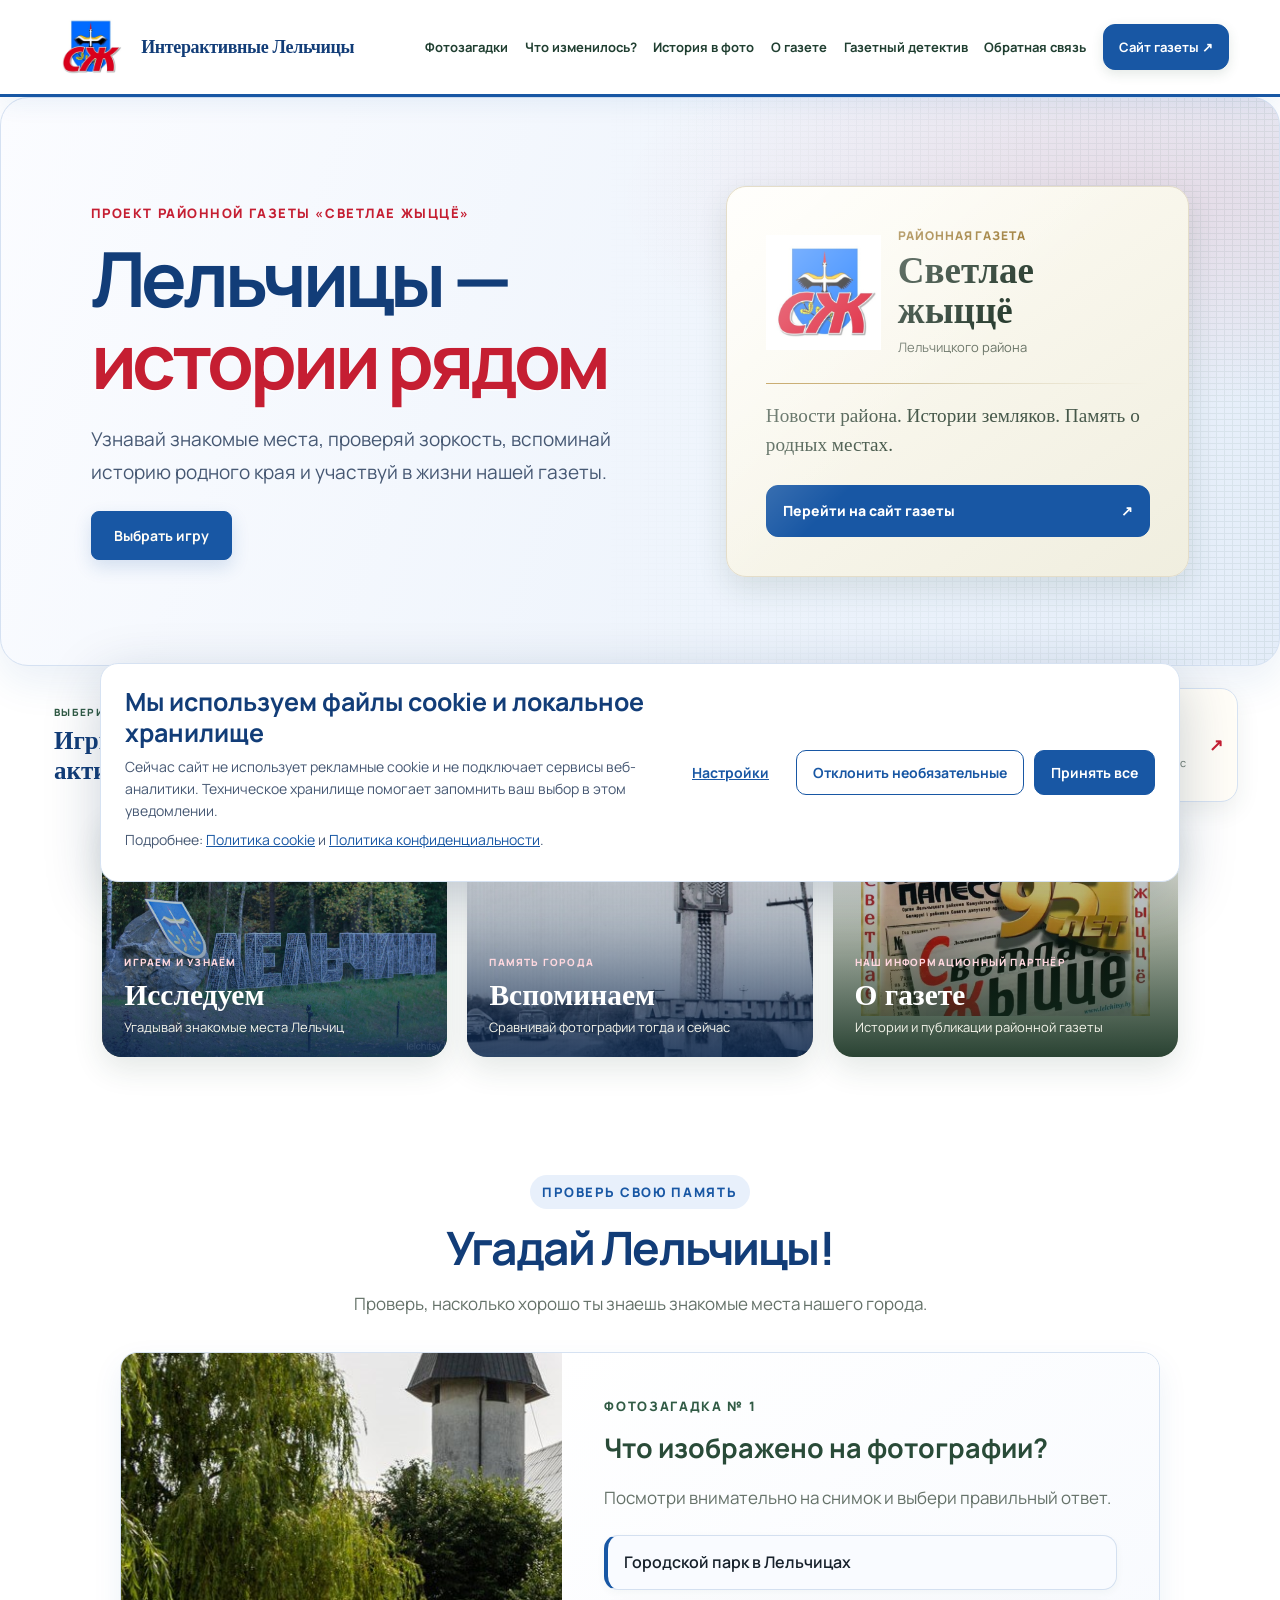
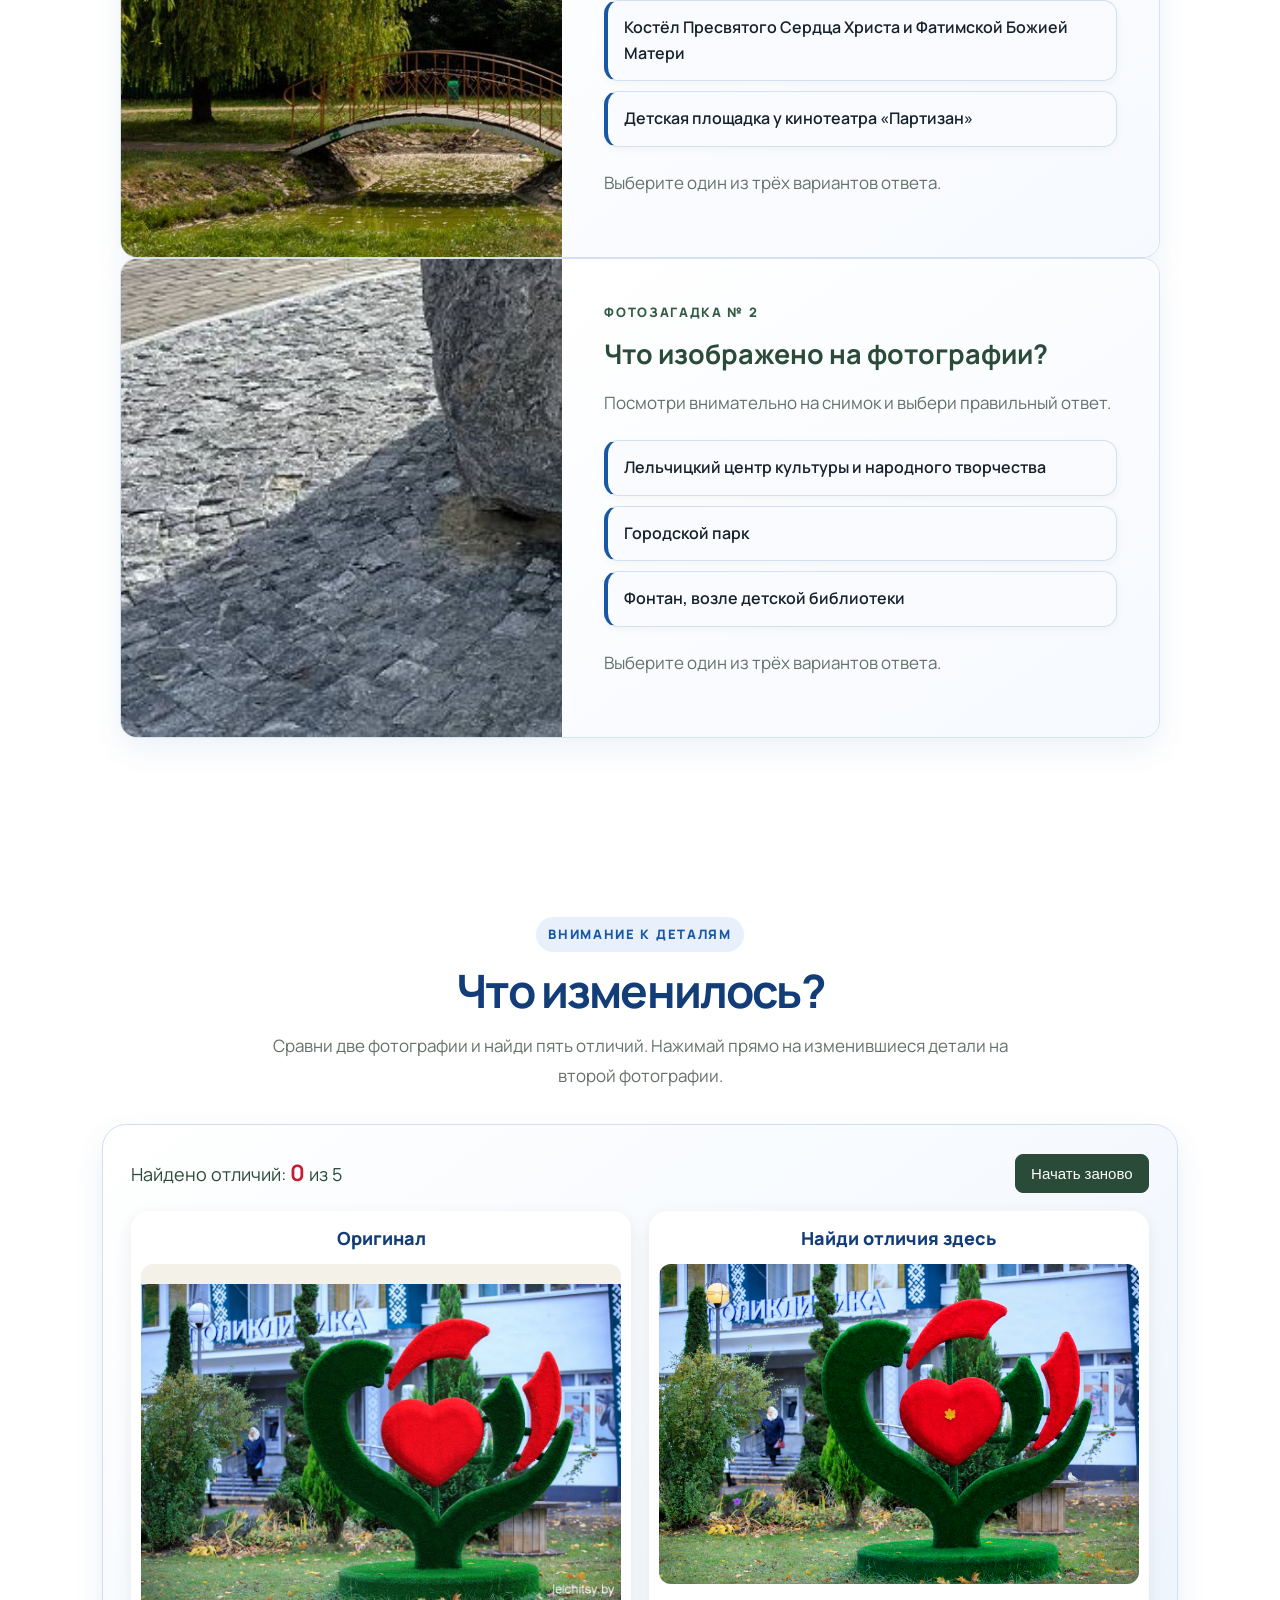
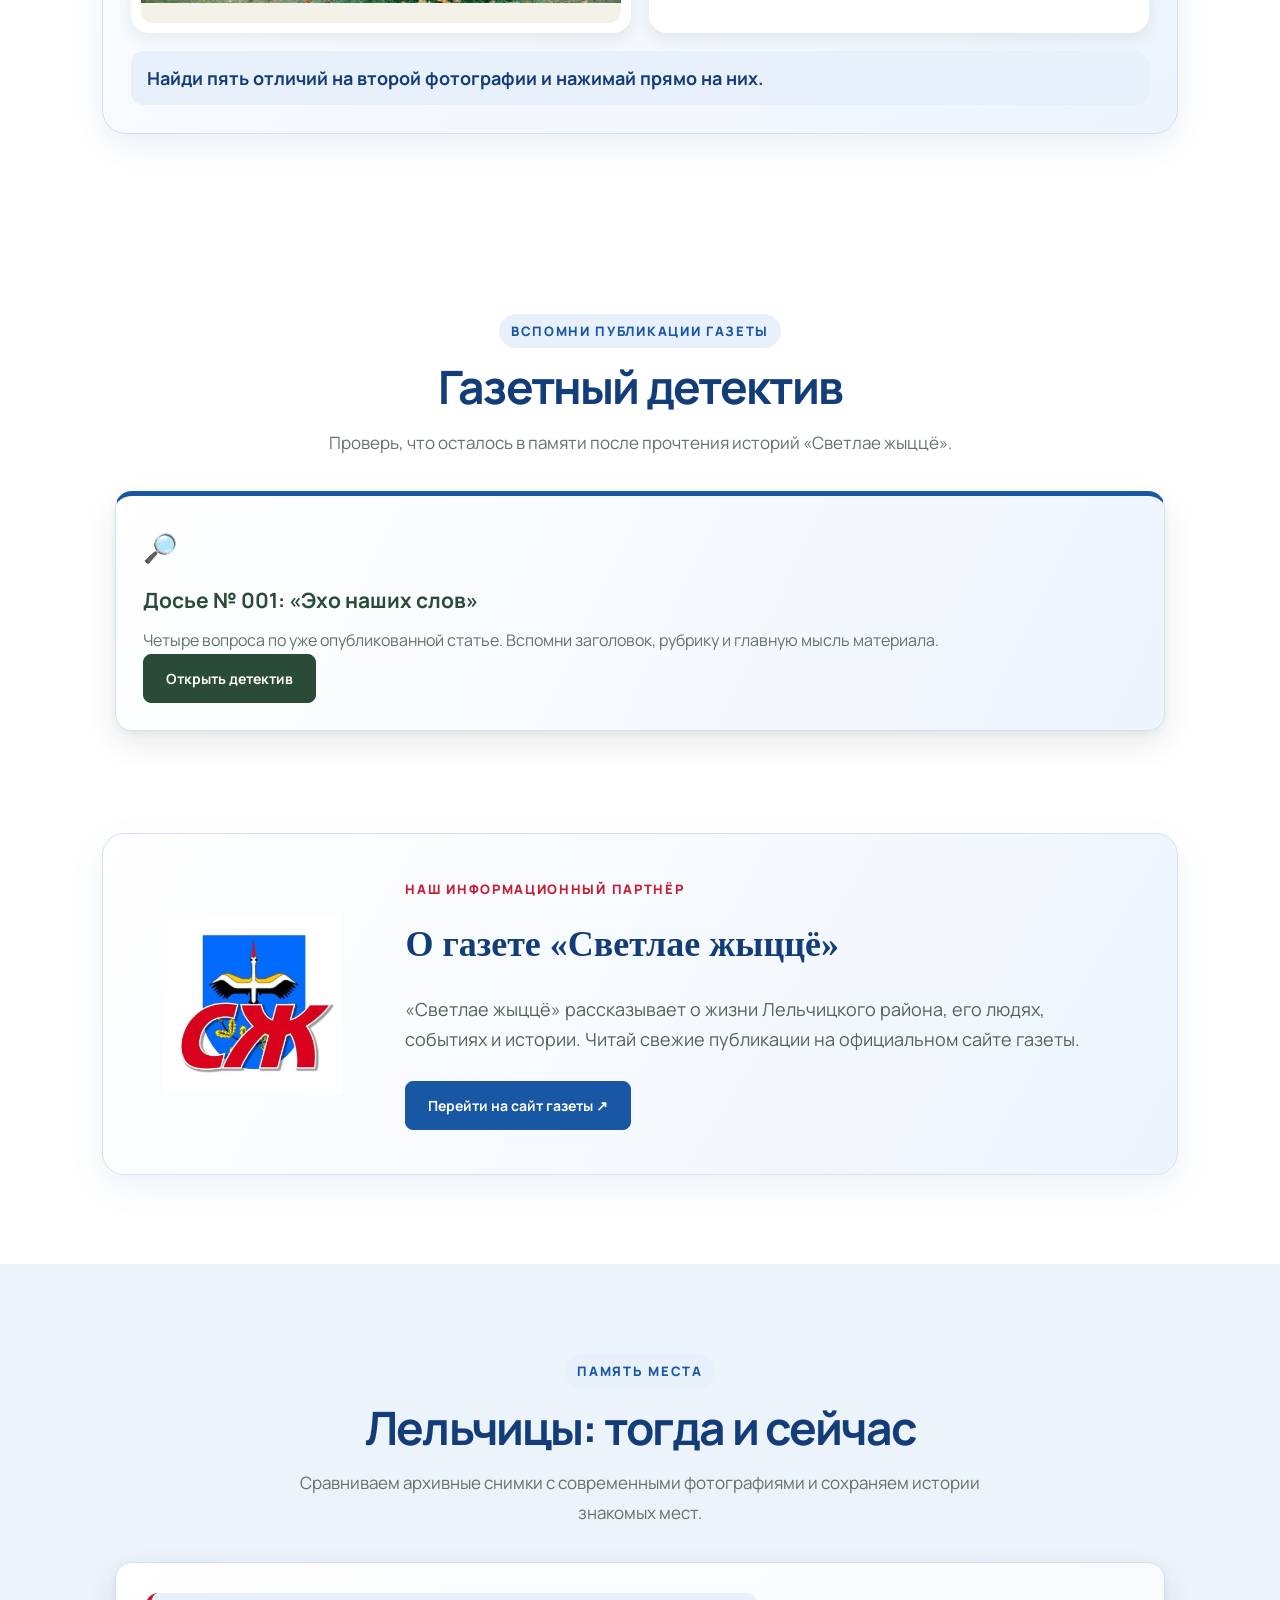
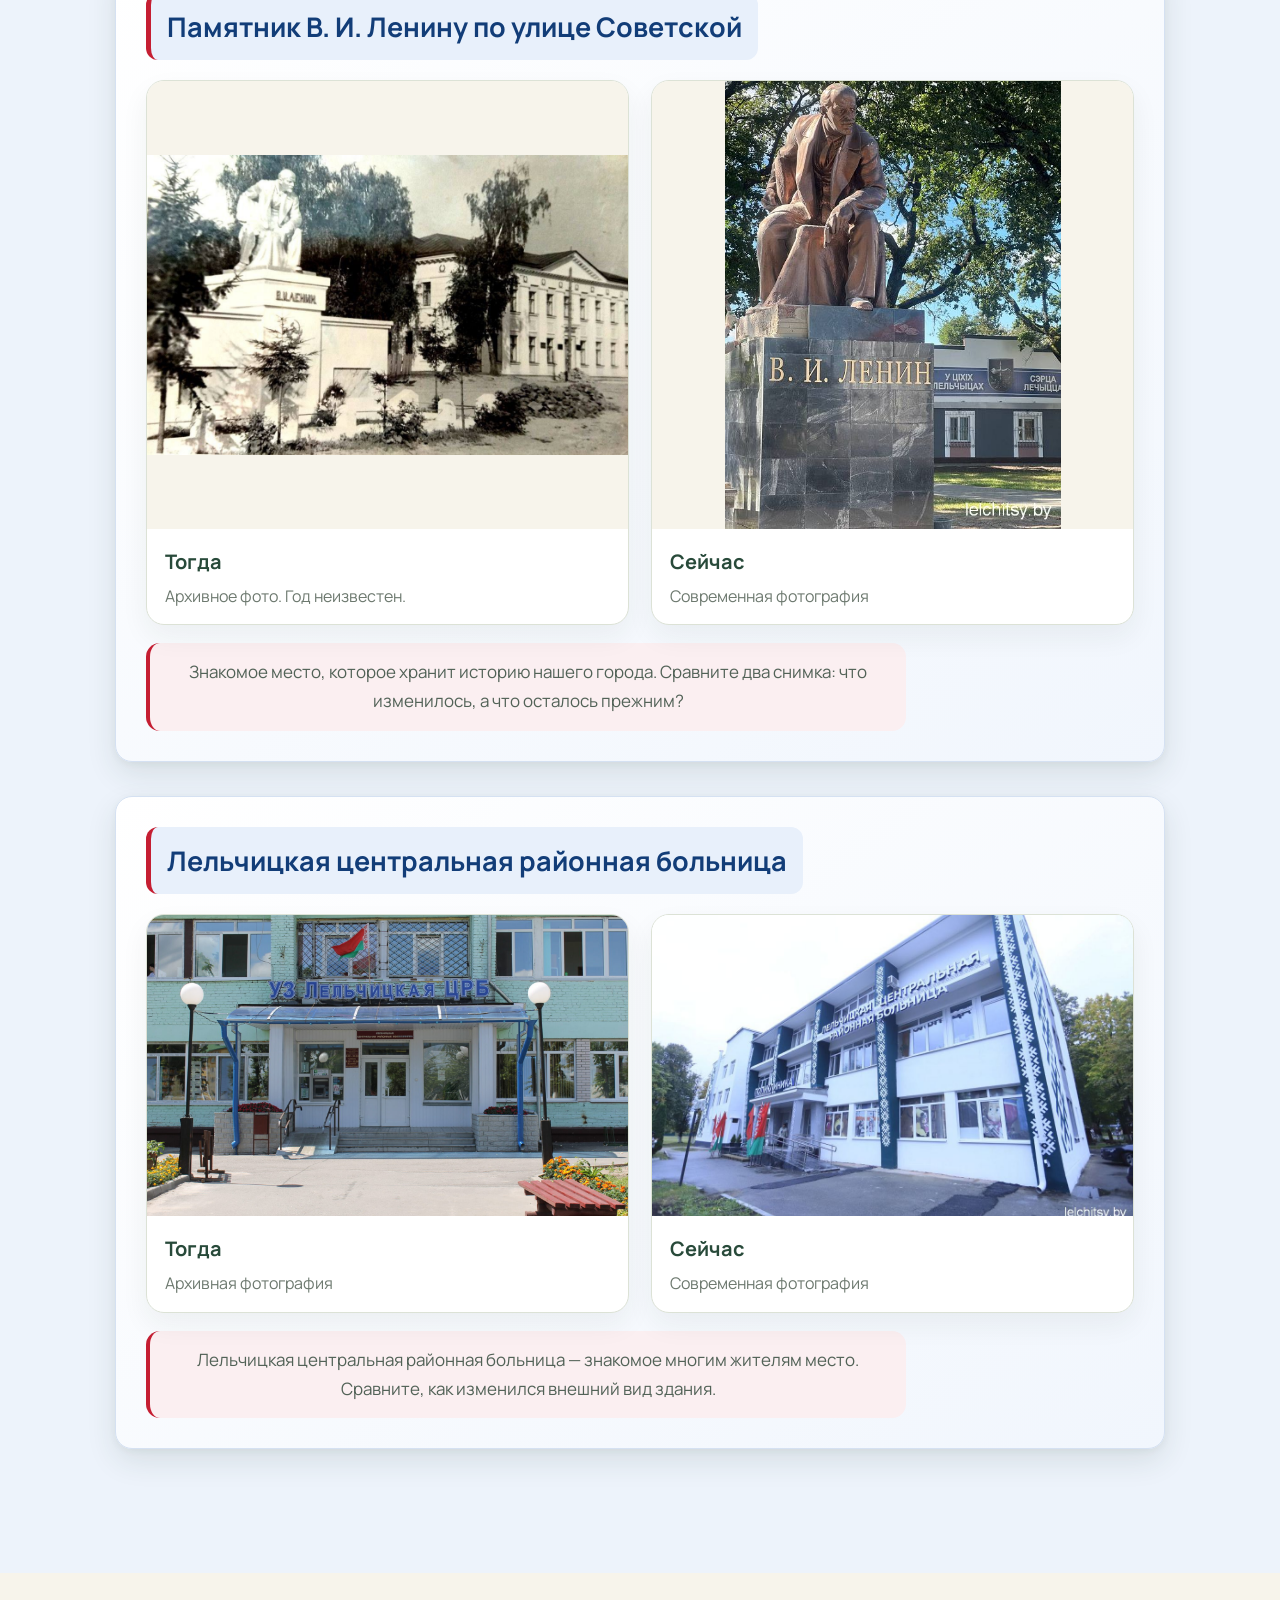
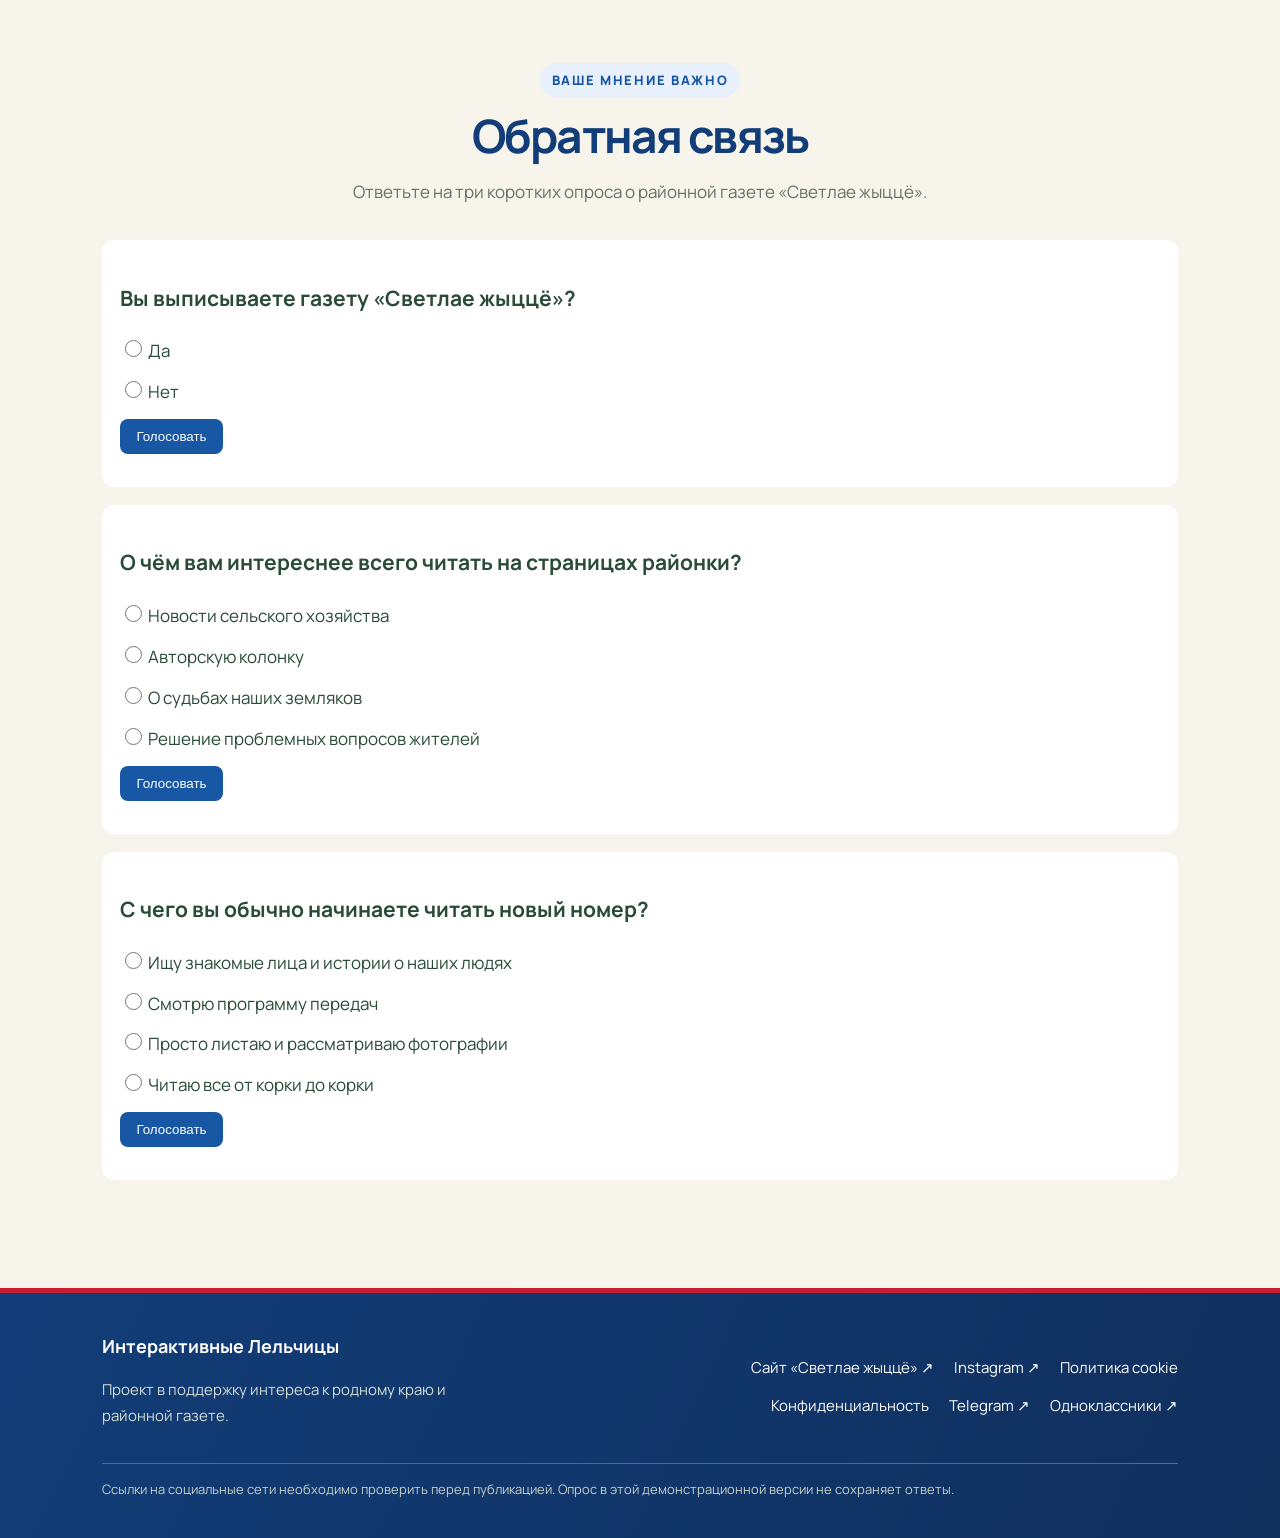
<file: index.html>
<!doctype html>
<html lang="ru">
<head>
  <meta charset="utf-8">
  <meta name="viewport" content="width=device-width, initial-scale=1">
  <meta name="description" content="Интерактивные Лельчицы — фотозагадки, история района и обратная связь с редакцией газеты «Светлае жыццё».">
  <title>Интерактивные Лельчицы</title>
  <link rel="stylesheet" href="styles.css">
</head>
<body>
  <header class="site-header">
    <a class="brand" href="https://lelchitsy.by/" aria-label="Перейти на сайт газеты «Светлае жыццё»">
      <img src="images/logo-szh.webp" alt="Логотип газеты «Светлае жыццё»">
      <span><strong>Интерактивные Лельчицы</strong><small>Узнаём. Вспоминаем. Участвуем.</small><small class="newspaper-slogan">«Светлае жыццё» — новости твоего района</small></span>
    </a>
    <nav aria-label="Основная навигация">
  <a href="#quiz">Фотозагадки</a>
  <a href="#find-differences">Что изменилось?</a>
  <a href="#then-now">История в фото</a>
  <a href="#about-newspaper">О газете</a>
  <a href="detektiv.html">Газетный детектив</a>
  <a href="#feedback">Обратная связь</a>
  <a class="nav-newspaper" href="https://lelchitsy.by/" target="_blank" rel="noopener">Сайт газеты ↗</a>
</nav>
  </header>

  <main>
    <section class="hero">
      <div class="hero-copy">
        <p class="eyebrow">Проект районной газеты «Светлае жыццё»</p>
        <h1>Лельчицы —<br><span>истории рядом</span></h1>
        <p>Узнавай знакомые места, проверяй зоркость, вспоминай историю родного края и участвуй в жизни нашей газеты.</p>
        <div class="hero-actions">
          <a class="button" href="#games">Выбрать игру</a>
        </div>
        <p class="hero-signature">Узнаём. Вспоминаем. Участвуем.</p>
      </div>
      <a class="hero-visual hero-newspaper-panel" href="https://lelchitsy.by/" target="_blank" rel="noopener" aria-label="Перейти на сайт газеты Светлае жыццё">
        <div class="hero-newspaper-brand">
          <img src="images/logo-szh.webp" alt="Оригинальный логотип СЖ">
          <div><span>Районная газета</span><strong>Светлае жыццё</strong><small>Лельчицкого района</small></div>
        </div>
        <div class="hero-newspaper-rule"></div>
        <p>Новости района. Истории земляков. Память о родных местах.</p>
        <span class="hero-newspaper-link">Перейти на сайт газеты <span aria-hidden="true">↗</span></span>
      </a>
    </section>
    <section class="quick-games" id="games" aria-label="Игры и активности">
      <div class="quick-games-heading"><p class="eyebrow">Выбери своё приключение</p><h2>Игры и активности</h2></div>
      <a class="quick-game featured-game" href="#find-differences"><span class="quick-game-icon">◉</span><span><strong>Что изменилось?</strong><small>Найди пять отличий на фотографии</small></span><span class="quick-arrow">↗</span></a>
      <a class="quick-game" href="#quiz"><span class="quick-game-icon">⌕</span><span><strong>Угадай Лельчицы!</strong><small>Проверь, насколько хорошо знаешь город</small></span><span class="quick-arrow">↗</span></a>
      <a class="quick-game" href="detektiv.html"><span class="quick-game-icon">✎</span><span><strong>Газетный детектив</strong><small>Ответь на вопросы по публикации</small></span><span class="quick-arrow">↗</span></a>
      <a class="quick-game" href="#then-now"><span class="quick-game-icon">◷</span><span><strong>История в фото</strong><small>Сравни знакомые места тогда и сейчас</small></span><span class="quick-arrow">↗</span></a>
    </section>

    <section class="section explore-cards" aria-label="О проекте">
      <div class="explore-cards-grid">
        <a class="explore-card" href="#quiz">
          <img src="lelchitsy-sign.jpg..jpg" alt="Вывеска «ЛЕЛЬЧИЦЫ»" loading="lazy">
          <span class="explore-card-shade"></span>
          <span class="explore-card-copy"><small>ИГРАЕМ И УЗНАЁМ</small><strong>Исследуем</strong><span>Угадывай знакомые места Лельчиц</span></span>
        </a>
        <a class="explore-card" href="#then-now">
          <img src="lelchitsy-aerial.jpg..jpg" alt="Лельчицы с высоты" loading="lazy">
          <span class="explore-card-shade"></span>
          <span class="explore-card-copy"><small>ПАМЯТЬ ГОРОДА</small><strong>Вспоминаем</strong><span>Сравнивай фотографии тогда и сейчас</span></span>
        </a>
        <a class="explore-card explore-newspaper-card" href="#about-newspaper">
          <img src="gazeta-95-let.jpg..webp" alt="95 лет газете «Светлае жыццё»" loading="lazy">
          <span class="explore-card-shade"></span>
          <span class="explore-card-copy"><small>НАШ ИНФОРМАЦИОННЫЙ ПАРТНЁР</small><strong>О газете</strong><span>Истории и публикации районной газеты</span></span>
        </a>
      </div>
    </section>

    <section class="section" id="quiz">
      <div class="section-heading">
        <p class="eyebrow">Проверь свою память</p>
        <h2>Угадай Лельчицы!</h2>
        <p>Проверь, насколько хорошо ты знаешь знакомые места нашего города.</p>
      </div>
      <article class="quiz-card">
        <div class="quiz-picture quiz-photo"><img src="images/quiz-kostel.jpg" alt="Костёл Пресвятого Сердца Христа и Фатимской Божией Матери в Лельчицах, вид через водоём ивы" loading="lazy"></div>
        <div class="quiz-content">
          <p class="eyebrow">Фотозагадка № 1</p>
          <h3>Что изображено на фотографии?</h3>
          <p>Посмотри внимательно на снимок и выбери правильный ответ.</p>
          <div class="quiz-options">
            <button class="answer" data-answer="wrong">Городской парк в Лельчицах</button>
            <button class="answer" data-answer="correct">Костёл Пресвятого Сердца Христа и Фатимской Божией Матери</button>
            <button class="answer" data-answer="wrong">Детская площадка у кинотеатра «Партизан»</button>
          </div>
          <p id="quiz-result" class="result" aria-live="polite">Выберите один из трёх вариантов ответа.</p>
        </div>
      </article>
      <article class="quiz-card">
        <div class="quiz-picture quiz-photo"><img src="images/quiz-park.jpg" alt="Фрагмент городской площади в Лельчицах с каменной мостовой и частью памятного камня" loading="lazy"></div>
        <div class="quiz-content">
          <p class="eyebrow">Фотозагадка № 2</p>
          <h3>Что изображено на фотографии?</h3>
          <p>Посмотри внимательно на снимок и выбери правильный ответ.</p>
          <div class="quiz-options">
            <button class="answer" data-quiz="2" data-answer="wrong">Лельчицкий центр культуры и народного творчества</button>
            <button class="answer" data-quiz="2" data-answer="correct">Городской парк</button>
            <button class="answer" data-quiz="2" data-answer="wrong">Фонтан, возле детской библиотеки</button>
          </div>
          <p id="quiz-result-2" class="result" aria-live="polite">Выберите один из трёх вариантов ответа.</p>
        </div>
      </article>
    </section>

    <section class="section difference-section" id="find-differences">
      <div class="section-heading">
        <p class="eyebrow">Внимание к деталям</p>
        <h2>Что изменилось?</h2>
        <p>Сравни две фотографии и найди пять отличий. Нажимай прямо на изменившиеся детали на второй фотографии.</p>
      </div>
      <div class="difference-game">
        <div class="difference-topline">
          <span>Найдено отличий: <strong id="difference-score">0</strong> из 5</span>
          <button class="difference-reset" id="difference-reset" type="button">Начать заново</button>
        </div>
        <div class="difference-pictures">
          <figure class="difference-picture">
            <figcaption>Оригинал</figcaption>
            <img src="images/lelchitsy-original-web.jpg.jpg" alt="Оригинальная фотография для игры «Что изменилось?»">
          </figure>
          <figure class="difference-picture difference-edited">
            <figcaption>Найди отличия здесь</figcaption>
            <div class="difference-image-wrap">
              <img src="images/lelchitsy-differences-web.jpg.png" alt="Фотография для игры «Что изменилось?»">
              <button class="difference-target target-lamp" type="button" data-difference="lamp" aria-label="Отличие: фонарь"></button>
              <button class="difference-target target-heart" type="button" data-difference="heart" aria-label="Отличие: цветок на сердце"></button>
              <button class="difference-target target-purple-flower" type="button" data-difference="purple-flower" aria-label="Отличие: фиолетовый цветок"></button>
              <button class="difference-target target-bag" type="button" data-difference="bag" aria-label="Отличие: красная сумка"></button>
              <button class="difference-target target-bird" type="button" data-difference="bird" aria-label="Отличие: белая птичка"></button>
            </div>
          </figure>
        </div>
        <p class="difference-message" id="difference-message" aria-live="polite">Найди пять отличий на второй фотографии и нажимай прямо на них.</p>
      </div>
    </section>

    <section class="section" id="newspaper-detective">
      <div class="section-heading">
        <p class="eyebrow">Вспомни публикации газеты</p>
        <h2>Газетный детектив</h2>
        <p>Проверь, что осталось в памяти после прочтения историй «Светлае жыццё».</p>
      </div>
      <article class="mini-card detective-promo">
        <span aria-hidden="true">🔎</span>
        <div>
          <h3>Досье № 001: «Эхо наших слов»</h3>
          <p>Четыре вопроса по уже опубликованной статье. Вспомни заголовок, рубрику и главную мысль материала.</p>
          <a class="button" href="detektiv.html">Открыть детектив</a>
        </div>
      </article>
    </section>


    <section class="section about-newspaper-section" id="about-newspaper">
      <div class="about-newspaper-card">
        <img src="images/logo-szh.webp" alt="Оригинальный логотип районной газеты «Светлае жыццё»" loading="lazy">
        <div>
          <p class="eyebrow">Наш информационный партнёр</p>
          <h2>О газете «Светлае жыццё»</h2>
          <p>«Светлае жыццё» рассказывает о жизни Лельчицкого района, его людях, событиях и истории. Читай свежие публикации на официальном сайте газеты.</p>
          <a class="button" href="https://lelchitsy.by/" target="_blank" rel="noopener">Перейти на сайт газеты ↗</a>
        </div>
      </div>
    </section>
    <section class="section section-muted" id="then-now">
      <div class="section-heading">
        <p class="eyebrow">Память места</p>
        <h2>Лельчицы: тогда и сейчас</h2>
        <p>Сравниваем архивные снимки с современными фотографиями и сохраняем истории знакомых мест.</p>
      </div>
      <div class="then-now-entry">
        <h3>Памятник В. И. Ленину по улице Советской</h3>
        <div class="photo-pair">
          <figure class="then-now-photo">
            <img src="images/lenin-togda.jpg" alt="Архивная фотография памятника В. И. Ленину и здания за ним в Лельчицах" loading="lazy">
            <figcaption><strong>Тогда</strong><span>Архивное фото. Год неизвестен.</span></figcaption>
          </figure>
          <figure class="then-now-photo">
            <img src="images/lenin-seychas.jpg" alt="Современная фотография памятника В. И. Ленину по улице Советской в Лельчицах" loading="lazy">
            <figcaption><strong>Сейчас</strong><span>Современная фотография</span></figcaption>
          </figure>
        </div>
        <p class="then-now-caption">Знакомое место, которое хранит историю нашего города. Сравните два снимка: что изменилось, а что осталось прежним?</p>
      </div>
      <div class="then-now-entry">
        <h3>Лельчицкая центральная районная больница</h3>
        <div class="photo-pair">
          <figure class="then-now-photo">
            <img src="images/bolnitsa-togda.jpg" alt="Старое здание Лельчицкой центральной районной больницы" loading="lazy">
            <figcaption><strong>Тогда</strong><span>Архивная фотография</span></figcaption>
          </figure>
          <figure class="then-now-photo">
            <img src="images/bolnitsa-seychas.jpg" alt="Современное здание Лельчицкой центральной районной больницы" loading="lazy">
            <figcaption><strong>Сейчас</strong><span>Современная фотография</span></figcaption>
          </figure>
        </div>
        <p class="then-now-caption">Лельчицкая центральная районная больница — знакомое многим жителям место. Сравните, как изменился внешний вид здания.</p>
      </div>
    </section>

   
   
<section class="section feedback-section" id="feedback">
  <div class="section-heading">
    <p class="eyebrow">Ваше мнение важно</p>
    <h2>Обратная связь</h2>
    <p>Ответьте на три коротких опроса о районной газете «Светлае жыццё».</p>
  </div>
  <div id="polls-container">Загружаем опросы...</div>
</section>

  </main>

  <footer class="site-footer">
    <div><strong>Интерактивные Лельчицы</strong><p>Проект в поддержку интереса к родному краю и районной газете.</p></div>
    <div class="footer-links">
      <a href="https://lelchitsy.by/" target="_blank" rel="noopener noreferrer">Сайт «Светлае жыццё» ↗</a>
      <a href="https://www.instagram.com/lelchitsy.by/" target="_blank" rel="noopener noreferrer">Instagram ↗</a>
      <a href="cookie-policy.html">Политика cookie</a>
      <a href="privacy-policy.html">Конфиденциальность</a>
      <a href="https://t.me/lelchitsy_telegram" target="_blank" rel="noopener noreferrer">Telegram ↗</a>
      <a href="https://ok.ru/svetlaezhy" target="_blank" rel="noopener noreferrer">Одноклассники ↗</a>
    </div>
    <small class="footer-note">Ссылки на социальные сети необходимо проверить перед публикацией. Опрос в этой демонстрационной версии не сохраняет ответы.</small>
  </footer>
  <script src="script.js"></script>
  <script src="cookie-consent.js"></script>



<script>
const POLL_API = 'https://script.google.com/macros/s/AKfycbwQ74S9fJhxYUOXVDHVDU8QT1hCgHMO_dyLqMNAl1T5d3_3gEor3TRoWQTVktQM-AyD/exec';

const polls = [
  {
    id: '1',
    question: 'Вы выписываете газету «Светлае жыццё»?',
    answers: ['Да', 'Нет']
  },
  {
    id: '2',
    question: 'О чём вам интереснее всего читать на страницах районки?',
    answers: [
      'Новости сельского хозяйства',
      'Авторскую колонку',
      'О судьбах наших земляков',
      'Решение проблемных вопросов жителей'
    ]
  },
  {
    id: '3',
    question: 'С чего вы обычно начинаете читать новый номер?',
    answers: [
      'Ищу знакомые лица и истории о наших людях',
      'Смотрю программу передач',
      'Просто листаю и рассматриваю фотографии',
      'Читаю все от корки до корки'
    ]
  }
];

const pollsContainer = document.getElementById('polls-container');

pollsContainer.innerHTML = polls.map(poll => `
  <div style="background:white;padding:18px;margin:18px 0;border-radius:12px;">
    <h3>${poll.question}</h3>
    <form class="poll-form" data-poll="${poll.id}">
      ${poll.answers.map((answer, i) => `
        <label style="display:block;margin:12px 0;">
          <input type="radio" name="answer" value="${answer.replace(/&/g, '&amp;').replace(/"/g, '&quot;')}" required>
          ${answer}
        </label>
      `).join('')}
      <button type="submit" style="background:#356b4a;color:white;border:0;border-radius:8px;padding:10px 16px;cursor:pointer;">Голосовать</button>
      <p class="poll-message" aria-live="polite"></p>
    </form>
    <div class="poll-results"></div>
  </div>
`).join('');

pollsContainer.querySelectorAll('.poll-form').forEach(form => {
  form.addEventListener('submit', async event => {
    event.preventDefault();
    const message = form.querySelector('.poll-message');
    const answer = new FormData(form).get('answer');

    message.textContent = 'Отправляем голос...';

    try {
      await fetch(POLL_API, {
        method: 'POST',
        mode: 'no-cors',
        headers: { 'Content-Type': 'text/plain;charset=utf-8' },
        body: JSON.stringify({ poll: form.dataset.poll, answer })
      });
      message.textContent = 'Спасибо! Голос отправлен.';
      form.querySelectorAll('input,button').forEach(el => el.disabled = true);
    } catch (error) {
      message.textContent = 'Не удалось отправить голос. Попробуйте позже.';
    }
  });
});
</script>

</body>
</html>
</file>
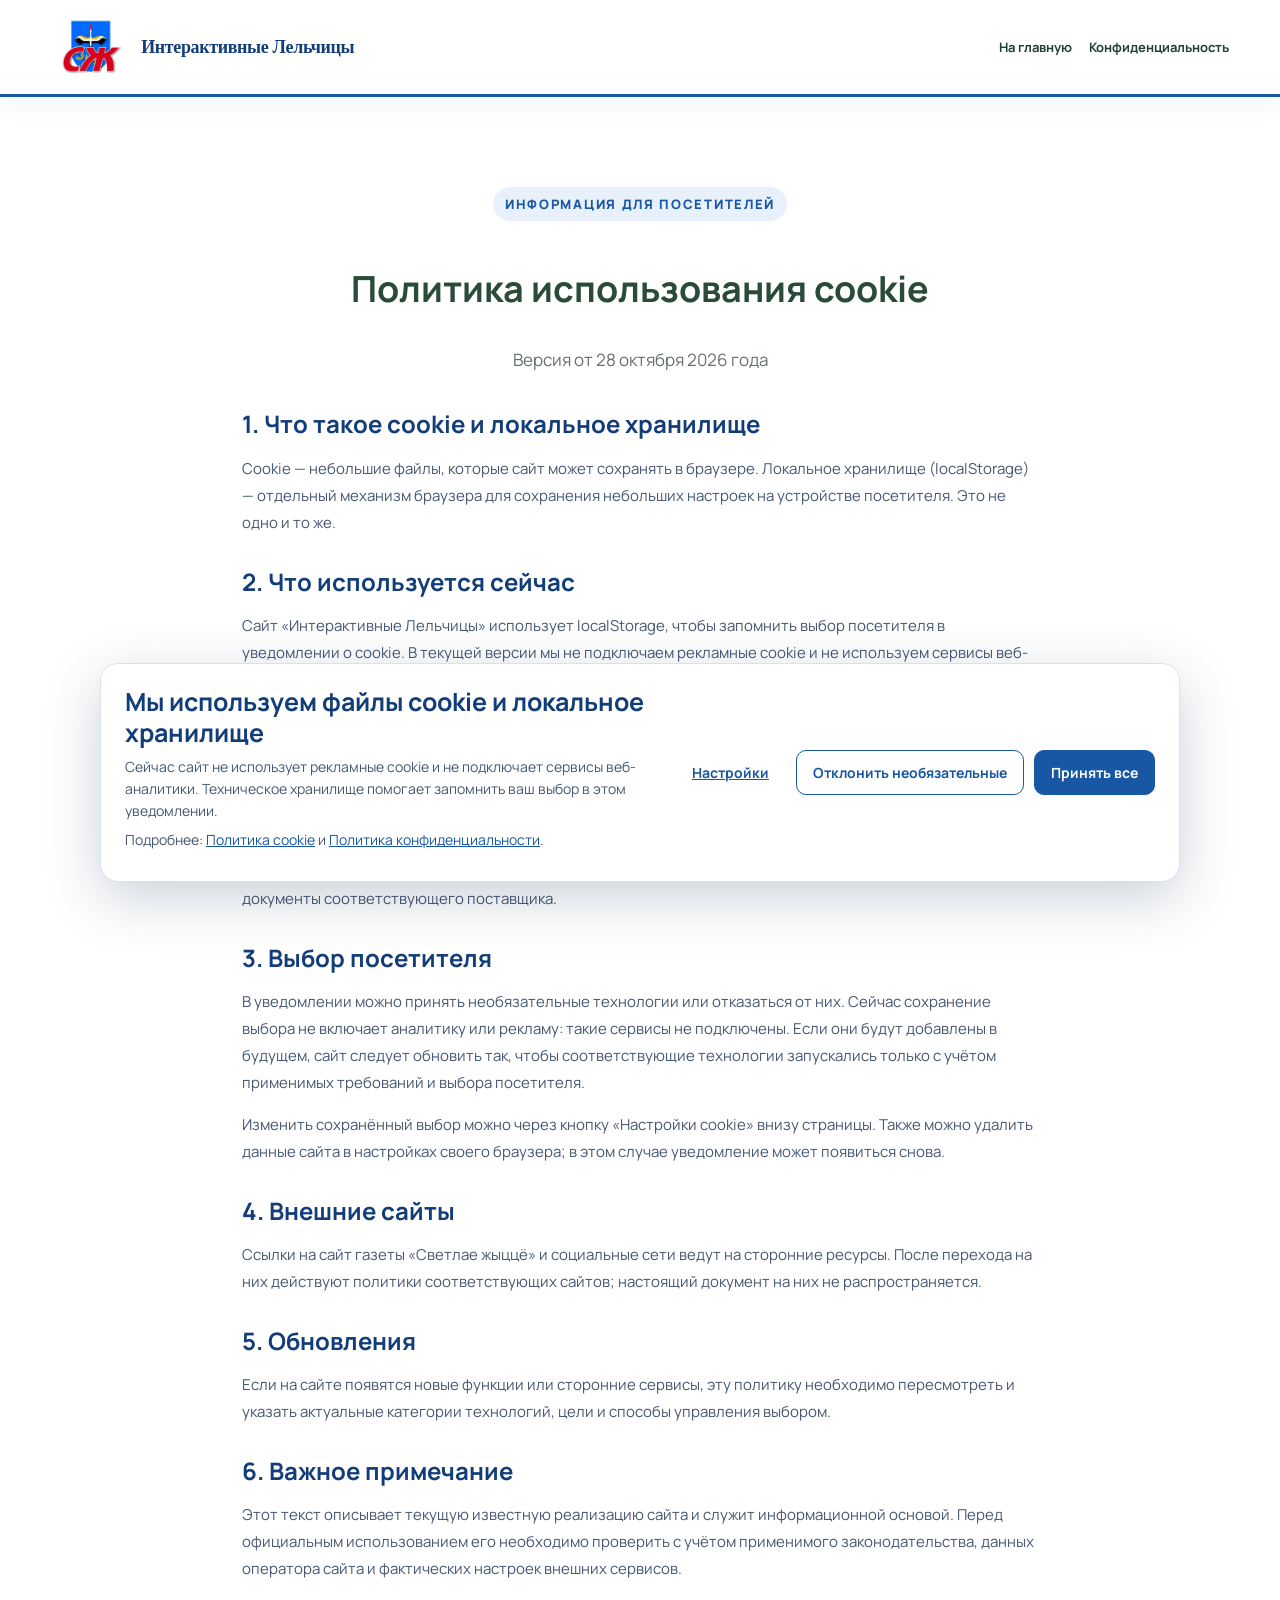
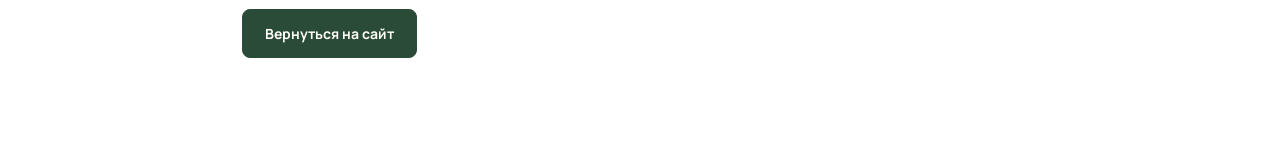
<file: cookie-policy.html>
<!doctype html>
<html lang="ru">
<head>
  <meta charset="utf-8">
  <meta name="viewport" content="width=device-width, initial-scale=1">
  <meta name="description" content="Информация об использовании cookie и локального хранилища на сайте «Интерактивные Лельчицы».">
  <title>Политика cookie — Интерактивные Лельчицы</title>
  <link rel="stylesheet" href="styles.css">
</head>
<body>
  <header class="site-header">
    <a class="brand" href="index.html"><img src="images/logo-szh.webp" alt="Логотип газеты «Светлае жыццё»"><span><strong>Интерактивные Лельчицы</strong><small>Проект районной газеты «Светлае жыццё»</small></span></a>
    <nav aria-label="Основная навигация"><a href="index.html">На главную</a><a href="privacy-policy.html">Конфиденциальность</a></nav>
  </header>
  <main class="section policy-page">
    <div class="section-heading"><p class="eyebrow">Информация для посетителей</p><h1>Политика использования cookie</h1><p>Версия от 28 октября 2026 года</p></div>
    <article class="policy-content">
      <h2>1. Что такое cookie и локальное хранилище</h2>
      <p>Cookie — небольшие файлы, которые сайт может сохранять в браузере. Локальное хранилище (localStorage) — отдельный механизм браузера для сохранения небольших настроек на устройстве посетителя. Это не одно и то же.</p>
      <h2>2. Что используется сейчас</h2>
      <p>Сайт «Интерактивные Лельчицы» использует localStorage, чтобы запомнить выбор посетителя в уведомлении о cookie. В текущей версии мы не подключаем рекламные cookie и не используем сервисы веб-аналитики, такие как Google Analytics или Яндекс Метрика.</p>
      <p>Игры на сайте работают в браузере. Если посетитель участвует в опросе, выбранный ответ отправляется в Google Apps Script, который обслуживает форму опросов. Этот обмен нужен для учёта ответа и не является cookie. Сервис Google может обрабатывать технические данные запроса в соответствии со своими правилами.</p>
      <p>На странице подключается шрифт Google Fonts. При загрузке шрифта браузер обращается к серверам поставщика, который может получать технические данные соединения, например IP-адрес. Подробнее см. документы соответствующего поставщика.</p>
      <h2>3. Выбор посетителя</h2>
      <p>В уведомлении можно принять необязательные технологии или отказаться от них. Сейчас сохранение выбора не включает аналитику или рекламу: такие сервисы не подключены. Если они будут добавлены в будущем, сайт следует обновить так, чтобы соответствующие технологии запускались только с учётом применимых требований и выбора посетителя.</p>
      <p>Изменить сохранённый выбор можно через кнопку «Настройки cookie» внизу страницы. Также можно удалить данные сайта в настройках своего браузера; в этом случае уведомление может появиться снова.</p>
      <h2>4. Внешние сайты</h2>
      <p>Ссылки на сайт газеты «Светлае жыццё» и социальные сети ведут на сторонние ресурсы. После перехода на них действуют политики соответствующих сайтов; настоящий документ на них не распространяется.</p>
      <h2>5. Обновления</h2>
      <p>Если на сайте появятся новые функции или сторонние сервисы, эту политику необходимо пересмотреть и указать актуальные категории технологий, цели и способы управления выбором.</p>
      <h2>6. Важное примечание</h2>
      <p>Этот текст описывает текущую известную реализацию сайта и служит информационной основой. Перед официальным использованием его необходимо проверить с учётом применимого законодательства, данных оператора сайта и фактических настроек внешних сервисов.</p>
      <p><a class="button" href="index.html">Вернуться на сайт</a></p>
    </article>
  </main>
  <script src="cookie-consent.js"></script>
</body>
</html>
</file>
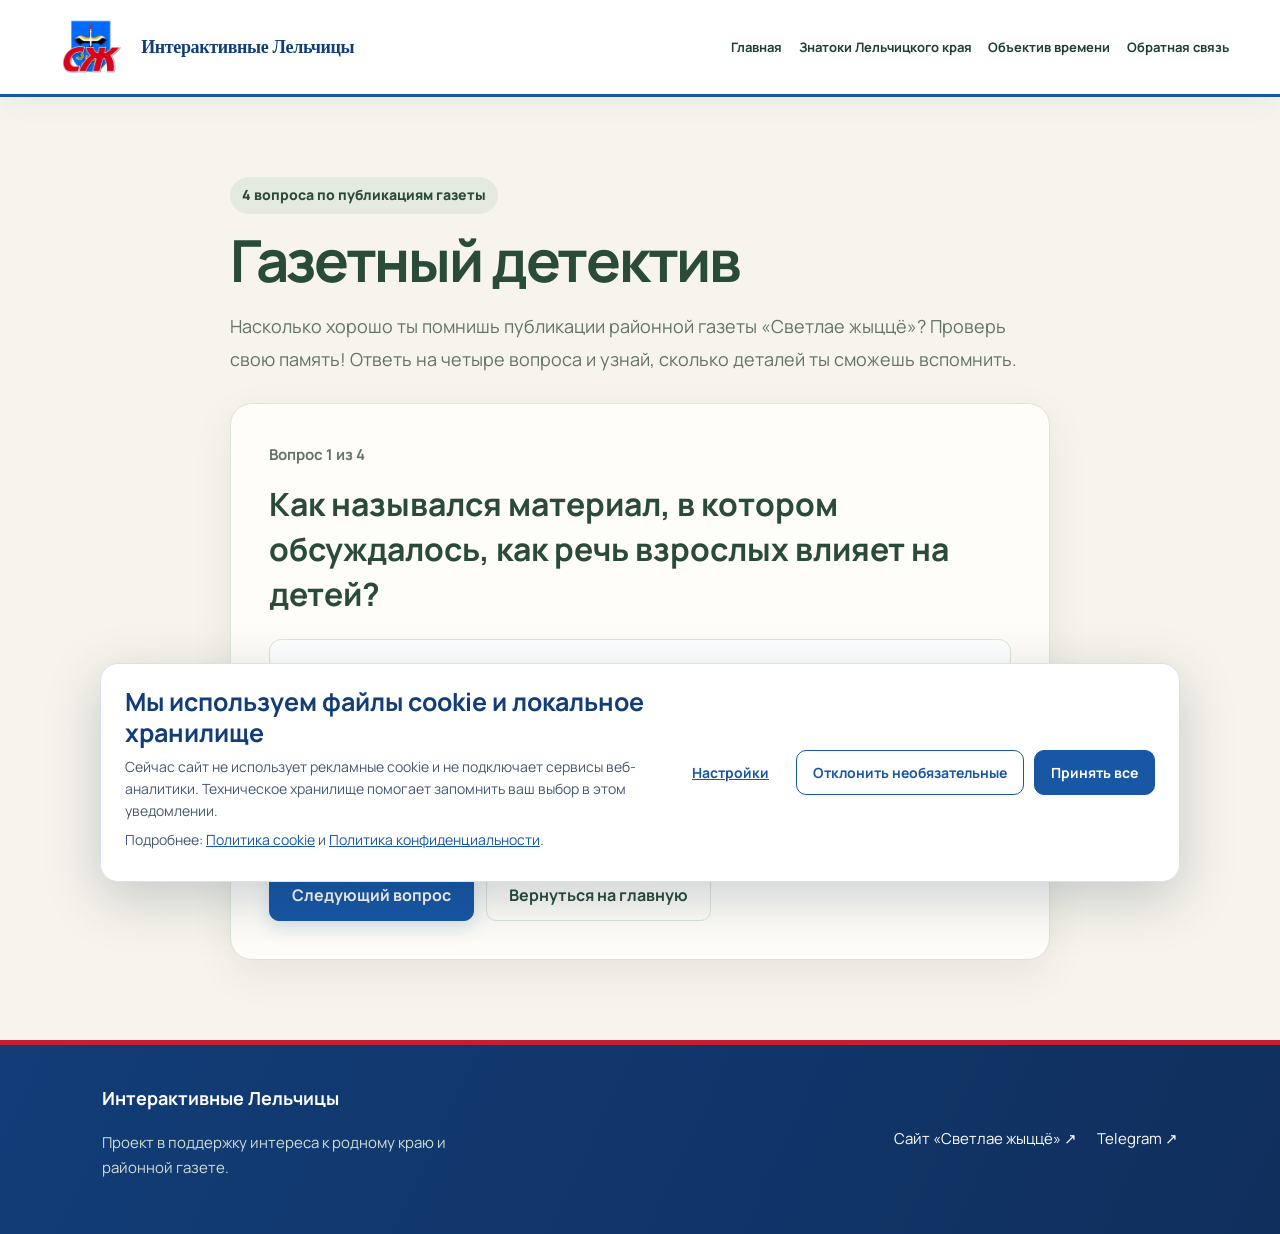
<file: detektiv.html>
<!doctype html>
<html lang="ru">
<head>
  <meta charset="utf-8">
  <meta name="viewport" content="width=device-width, initial-scale=1">
  <meta name="description" content="Газетный детектив — игра на память по публикациям районной газеты «Светлае жыццё».">
  <title>Газетный детектив — Интерактивные Лельчицы</title>
  <link rel="stylesheet" href="styles.css">
  <style>
    .detective-page{min-height:65vh;background:var(--cream);padding:clamp(36px,7vw,80px) 20px}
    .detective-wrap{max-width:820px;margin:auto}
    .detective-top{margin-bottom:28px}
    .detective-top h1{font-size:clamp(34px,5vw,54px);line-height:1.12;letter-spacing:-.04em;margin:0 0 14px}
    .detective-top p{color:var(--muted)}
    .case-label{display:inline-block;background:var(--sage-light);color:var(--dark-green);padding:6px 12px;border-radius:999px;font-size:12px;font-weight:800;margin-bottom:14px}
    .case-card{background:var(--warm-white);border:1px solid var(--line);border-radius:22px;padding:clamp(22px,4vw,38px);box-shadow:var(--shadow)}
    .case-progress{font-size:13px;color:var(--muted);font-weight:700;margin:0 0 14px}
    .case-question{font-size:clamp(22px,3vw,29px);line-height:1.25;margin:0 0 22px}
    .case-options{display:grid;gap:11px}
    .case-option{width:100%;text-align:left;padding:14px 16px;border:1px solid var(--line);border-radius:12px;background:#fff;color:var(--ink);font:600 15px Manrope,Arial,sans-serif;cursor:pointer}
    .case-option:hover:not(:disabled){border-color:var(--sage);background:#f5f7f1}
    .case-option:disabled{cursor:default;opacity:1}
    .case-option.is-correct{border-color:#477b52;background:#edf6eb}
    .case-option.is-wrong{border-color:#c67a6c;background:#fff0ec}
    .case-feedback{margin:18px 0 0;padding:14px 16px;border-radius:12px;background:var(--sage-light);color:var(--dark-green);font-size:14px}
    .case-actions{display:flex;gap:12px;flex-wrap:wrap;margin-top:22px}
    .case-actions .button{border-radius:10px}
    .case-actions .button.secondary{background:transparent;color:var(--dark-green);border-color:var(--line)}
    .case-actions .button.secondary:hover{background:var(--sage-light)}
    .case-finish{text-align:center}
    .case-finish h2{font-size:30px;margin-top:0}
    .case-finish p{color:var(--muted)}
    .article-link{font-weight:800;color:var(--dark-green)}
    @media(max-width:600px){.case-card{padding:20px}.case-actions{display:grid}.case-actions .button{text-align:center}}
    /* Увеличенный шрифт для удобного чтения */
    .detective-top p{font-size:18px;line-height:1.8}
    .detective-top h1{font-size:clamp(38px,5.5vw,58px)}
    .case-progress{font-size:15px}
    .case-question{font-size:clamp(25px,3.3vw,32px);line-height:1.4}
    .case-option{font-size:17px;line-height:1.65;padding:16px 18px}
    .case-feedback{font-size:16px;line-height:1.75}
    .case-actions .button{font-size:16px}
    .case-finish p{font-size:17px;line-height:1.75}
    .case-label{font-size:14px}
    @media(max-width:600px){
      .detective-top p{font-size:17px}
      .case-question{font-size:25px}
      .case-option{font-size:16px;padding:14px 15px}
      .case-feedback,.case-finish p{font-size:16px}
    }
  </style>
</head>
<body>
  <header class="site-header">
    <a class="brand" href="index.html" aria-label="Интерактивные Лельчицы — главная">
      <img src="images/logo-szh.webp" alt="Логотип газеты «Светлае жыццё»">
      <span><strong>Интерактивные Лельчицы</strong><small>Узнаём. Вспоминаем. Участвуем.</small></span>
    </a>
    <nav aria-label="Основная навигация">
      <a href="index.html">Главная</a>
      <a href="index.html#quiz">Знатоки Лельчицкого края</a>
      <a href="index.html#then-now">Объектив времени</a>
      <a href="index.html#feedback">Обратная связь</a>
    </nav>
  </header>

  <main class="detective-page">
    <div class="detective-wrap">
      <div class="detective-top">
        <span class="case-label">4 вопроса по публикациям газеты</span>
        <h1>Газетный детектив</h1>
        <p>Насколько хорошо ты помнишь публикации районной газеты «Светлае жыццё»? Проверь свою память! Ответь на четыре вопроса и узнай, сколько деталей ты сможешь вспомнить.</p>
      </div>
      <section class="case-card" id="case-card" aria-live="polite">
        <p class="case-progress" id="case-progress">Вопрос 1 из 4</p>
        <h2 class="case-question" id="case-question">Как называется статья?</h2>
        <div class="case-options" id="case-options"></div>
        <p class="case-feedback" id="case-feedback" hidden></p>
        <div class="case-actions">
          <button class="button" id="next-question" type="button" hidden>Следующий вопрос</button>
          <a class="button secondary" href="index.html">Вернуться на главную</a>
        </div>
      </section>
      <section class="case-card case-finish" id="case-finish" hidden>
        <span class="case-label">Досье закрыто</span>
        <h2>Расследование завершено!</h2>
        <p id="case-score"></p>
        <p>Хочешь проверить себя по первоисточнику? Открой статью и сравни свои ответы с публикацией.</p>
        <p><a class="article-link" href="https://www.lelchitsy.by/2026/10/eho-nashih-slov/" target="_blank" rel="noopener noreferrer">Читать статью «Эхо наших слов» ↗</a></p>
        <div class="case-actions" style="justify-content:center">
          <button class="button" id="restart-case" type="button">Пройти ещё раз</button>
          <a class="button secondary" href="index.html">На главную</a>
        </div>
      </section>
    </div>
  </main>

  <footer class="site-footer">
    <div><strong>Интерактивные Лельчицы</strong><p>Проект в поддержку интереса к родному краю и районной газете.</p></div>
    <div class="footer-links">
      <a href="https://lelchitsy.by/" target="_blank" rel="noopener noreferrer">Сайт «Светлае жыццё» ↗</a>
      <a href="https://t.me/lelchitsy_telegram" target="_blank" rel="noopener noreferrer">Telegram ↗</a>
    </div>
  </footer>

  <script>
    const questions = [
      {
        question: 'Как назывался материал, в котором обсуждалось, как речь взрослых влияет на детей?',
        options: ['Эхо наших слов', 'Лельчицы: страницы истории', 'Слово о родном крае'],
        correct: 0,
        explanation: 'Верно: материал называется «Эхо наших слов».'
      },
      {
        question: 'В какой рубрике опубликован материал?',
        options: ['Объектив времени', 'Речь без скверны', 'Люди нашего района'],
        correct: 1,
        explanation: 'Статья опубликована в рубрике «Речь без скверны».'
      },
      {
        question: 'Кто выступает собеседником в статье?',
        options: ['Учитель русского языка', 'Протоиерей Иоанн Полын', 'Редактор районной газеты'],
        correct: 1,
        explanation: 'В материале о влиянии речи взрослых на детей выступает протоиерей Иоанн Полын.'
      },
      {
        question: 'Какую главную мысль раскрывает материал?',
        options: ['Детям важно больше читать газеты', 'Взрослые должны говорить только официально', 'Дети учатся общению, наблюдая за речью взрослых'],
        correct: 2,
        explanation: 'Главный акцент — на том, что речь и поведение взрослых служат примером для детей.'
      }
    ];
    let current = 0;
    let score = 0;
    let answered = false;
    const progress = document.getElementById('case-progress');
    const questionEl = document.getElementById('case-question');
    const optionsEl = document.getElementById('case-options');
    const feedbackEl = document.getElementById('case-feedback');
    const nextButton = document.getElementById('next-question');
    const card = document.getElementById('case-card');
    const finish = document.getElementById('case-finish');

    function renderQuestion() {
      answered = false;
      const q = questions[current];
      progress.textContent = 'Вопрос ' + (current + 1) + ' из ' + questions.length;
      questionEl.textContent = q.question;
      optionsEl.innerHTML = '';
      feedbackEl.hidden = true;
      feedbackEl.textContent = '';
      nextButton.hidden = true;
      q.options.forEach((option, index) => {
        const button = document.createElement('button');
        button.type = 'button';
        button.className = 'case-option';
        button.textContent = option;
        button.addEventListener('click', () => chooseAnswer(index));
        optionsEl.appendChild(button);
      });
    }

    function chooseAnswer(index) {
      if (answered) return;
      answered = true;
      const q = questions[current];
      const buttons = [...optionsEl.querySelectorAll('button')];
      buttons.forEach((button, i) => {
        button.disabled = true;
        if (i === q.correct) button.classList.add('is-correct');
        else if (i === index) button.classList.add('is-wrong');
      });
      if (index === q.correct) {
        score++;
        feedbackEl.textContent = 'Верно! ' + q.explanation;
      } else {
        feedbackEl.textContent = 'Не совсем. ' + q.explanation;
      }
      feedbackEl.hidden = false;
      nextButton.textContent = current === questions.length - 1 ? 'Посмотреть результат' : 'Следующий вопрос';
      nextButton.hidden = false;
    }

    nextButton.addEventListener('click', () => {
      if (current < questions.length - 1) {
        current++;
        renderQuestion();
      } else {
        card.hidden = true;
        finish.hidden = false;
        document.getElementById('case-score').textContent = 'Твой результат: ' + score + ' из ' + questions.length + '.';
      }
    });
    document.getElementById('restart-case').addEventListener('click', () => {
      current = 0;
      score = 0;
      finish.hidden = true;
      card.hidden = false;
      renderQuestion();
      window.scrollTo({top: 0, behavior: 'smooth'});
    });
    renderQuestion();
  </script>
  <script src="cookie-consent.js"></script>
</body>
</html>
</file>
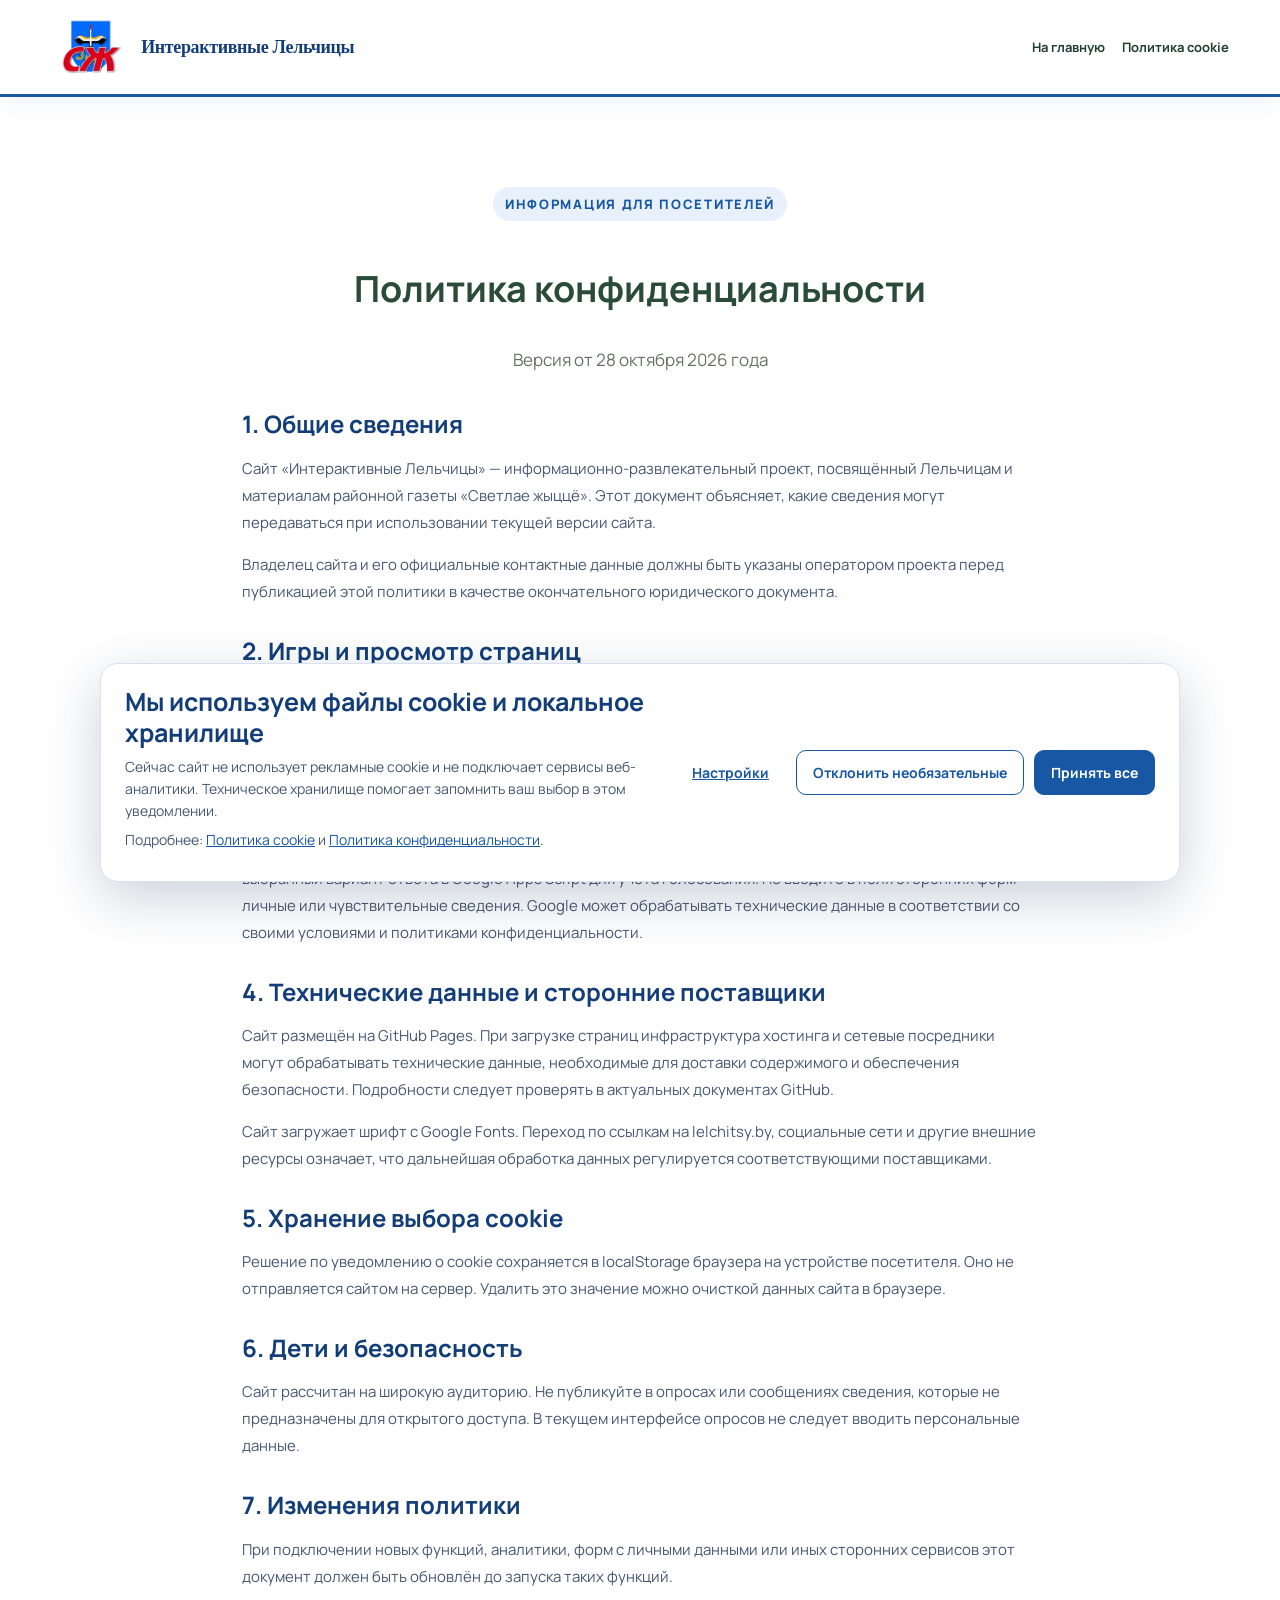
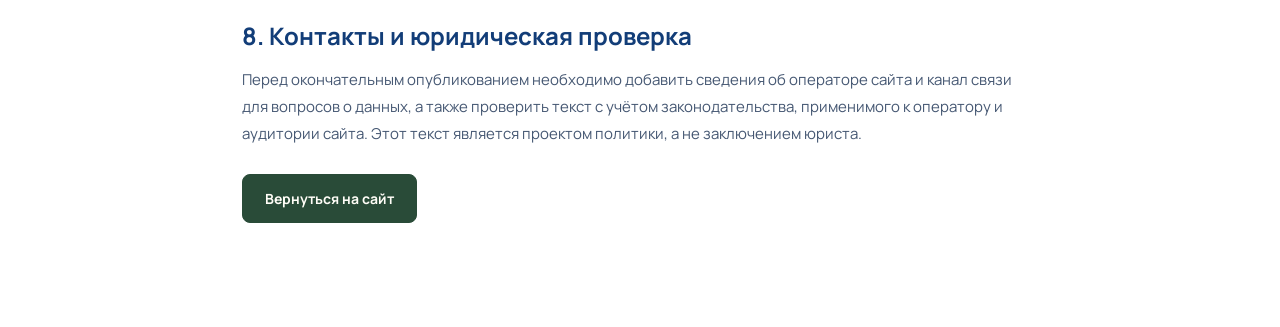
<file: privacy-policy.html>
<!doctype html>
<html lang="ru">
<head>
  <meta charset="utf-8">
  <meta name="viewport" content="width=device-width, initial-scale=1">
  <meta name="description" content="Информация о данных, которые могут обрабатываться при использовании сайта «Интерактивные Лельчицы».">
  <title>Политика конфиденциальности — Интерактивные Лельчицы</title>
  <link rel="stylesheet" href="styles.css">
</head>
<body>
  <header class="site-header">
    <a class="brand" href="index.html"><img src="images/logo-szh.webp" alt="Логотип газеты «Светлае жыццё»"><span><strong>Интерактивные Лельчицы</strong><small>Проект районной газеты «Светлае жыццё»</small></span></a>
    <nav aria-label="Основная навигация"><a href="index.html">На главную</a><a href="cookie-policy.html">Политика cookie</a></nav>
  </header>
  <main class="section policy-page">
    <div class="section-heading"><p class="eyebrow">Информация для посетителей</p><h1>Политика конфиденциальности</h1><p>Версия от 28 октября 2026 года</p></div>
    <article class="policy-content">
      <h2>1. Общие сведения</h2>
      <p>Сайт «Интерактивные Лельчицы» — информационно-развлекательный проект, посвящённый Лельчицам и материалам районной газеты «Светлае жыццё». Этот документ объясняет, какие сведения могут передаваться при использовании текущей версии сайта.</p>
      <p>Владелец сайта и его официальные контактные данные должны быть указаны оператором проекта перед публикацией этой политики в качестве окончательного юридического документа.</p>
      <h2>2. Игры и просмотр страниц</h2>
      <p>Ответы в фотозагадках и игра «Найди отличия» обрабатываются в браузере и в текущей версии не требуют регистрации. Сайт не просит посетителя указывать имя, адрес или номер телефона для прохождения этих игр.</p>
      <h2>3. Опросы</h2>
      <p>Если посетитель отправляет ответ в разделе «Обратная связь», сайт передаёт идентификатор опроса и выбранный вариант ответа в Google Apps Script для учёта голосования. Не вводите в поля сторонних форм личные или чувствительные сведения. Google может обрабатывать технические данные в соответствии со своими условиями и политиками конфиденциальности.</p>
      <h2>4. Технические данные и сторонние поставщики</h2>
      <p>Сайт размещён на GitHub Pages. При загрузке страниц инфраструктура хостинга и сетевые посредники могут обрабатывать технические данные, необходимые для доставки содержимого и обеспечения безопасности. Подробности следует проверять в актуальных документах GitHub.</p>
      <p>Сайт загружает шрифт с Google Fonts. Переход по ссылкам на lelchitsy.by, социальные сети и другие внешние ресурсы означает, что дальнейшая обработка данных регулируется соответствующими поставщиками.</p>
      <h2>5. Хранение выбора cookie</h2>
      <p>Решение по уведомлению о cookie сохраняется в localStorage браузера на устройстве посетителя. Оно не отправляется сайтом на сервер. Удалить это значение можно очисткой данных сайта в браузере.</p>
      <h2>6. Дети и безопасность</h2>
      <p>Сайт рассчитан на широкую аудиторию. Не публикуйте в опросах или сообщениях сведения, которые не предназначены для открытого доступа. В текущем интерфейсе опросов не следует вводить персональные данные.</p>
      <h2>7. Изменения политики</h2>
      <p>При подключении новых функций, аналитики, форм с личными данными или иных сторонних сервисов этот документ должен быть обновлён до запуска таких функций.</p>
      <h2>8. Контакты и юридическая проверка</h2>
      <p>Перед окончательным опубликованием необходимо добавить сведения об операторе сайта и канал связи для вопросов о данных, а также проверить текст с учётом законодательства, применимого к оператору и аудитории сайта. Этот текст является проектом политики, а не заключением юриста.</p>
      <p><a class="button" href="index.html">Вернуться на сайт</a></p>
    </article>
  </main>
  <script src="cookie-consent.js"></script>
</body>
</html>
</file>
<file: styles.css>
@import url('https://fonts.googleapis.com/css2?family=Manrope:wght@400;500;600;700;800&display=swap');
:root{--green:#315b45;--green-dark:#203f31;--green-soft:#e7eee5;--cream:#ffffff;--sand:#eee6d5;--red:#c51e32;--blue:#1764cf;--ink:#23352b;--muted:#657269;--white:#fff;--line:#dce4d9;--radius:24px;--shadow:0 14px 40px rgba(36,64,47,.08)}
*{box-sizing:border-box}html{scroll-behavior:smooth;scroll-padding-top:110px}body{margin:0;background:var(--cream);color:var(--ink);font-family:Manrope,Arial,sans-serif;line-height:1.65}a{color:inherit}.site-header{display:flex;align-items:center;justify-content:space-between;gap:28px;padding:18px clamp(20px,5vw,76px);background:rgba(250,248,240,.96);border-bottom:1px solid var(--line);position:sticky;top:0;z-index:10;backdrop-filter:blur(12px)}.brand{display:flex;align-items:center;gap:14px;text-decoration:none;min-width:270px}.brand img{width:84px;height:76px;object-fit:contain}.brand span{display:grid;line-height:1.35}.brand strong{font-size:15px}.brand small{font-size:11px;color:var(--muted);margin-top:5px}.site-header nav{display:flex;gap:22px;flex-wrap:wrap;justify-content:flex-end}.site-header nav a,.footer-links a{font-size:13px;text-decoration:none;color:var(--green-dark)}.site-header nav a:hover,.footer-links a:hover{text-decoration:underline}.hero{padding:clamp(54px,8vw,112px) clamp(20px,8vw,120px);display:grid;grid-template-columns:1.35fr .65fr;gap:50px;align-items:center;background:radial-gradient(ellipse at 90% 12%,#e3eadb 0,transparent 42%),linear-gradient(135deg,#f8f5e9,#f1f2e8)}.eyebrow{text-transform:uppercase;letter-spacing:.13em;font-size:11px;font-weight:800;color:var(--green);margin:0 0 12px}.hero h1{font-size:clamp(40px,6vw,74px);line-height:1.08;letter-spacing:-.055em;margin:0 0 22px}.hero h1 span{color:var(--green)}.hero-copy>p:not(.eyebrow){max-width:660px;color:#536157;font-size:17px}.button{display:inline-flex;justify-content:center;align-items:center;gap:8px;background:var(--green);color:#fff;border:0;border-radius:999px;padding:14px 22px;text-decoration:none;font:700 14px Manrope,Arial,sans-serif;cursor:pointer;transition:transform .15s,background .15s}.button:hover{background:var(--green-dark);transform:translateY(-1px)}.hero .button{margin-top:14px}.hero-note{border:1px solid #d6dfd1;background:rgba(255,255,255,.6);border-radius:32px;padding:34px;max-width:320px;justify-self:center;box-shadow:var(--shadow);transform:rotate(2deg)}.hero-note .leaf{font-size:42px;color:var(--green)}.hero-note p{font-size:21px;font-weight:700;line-height:1.45}.section{padding:clamp(55px,7vw,92px) clamp(20px,8vw,120px)}.section-heading{max-width:740px;margin:0 auto 34px;text-align:center}.section-heading h2,.issue-copy h2{font-size:clamp(30px,4vw,46px);letter-spacing:-.04em;line-height:1.16;margin:0 0 14px}.section-heading>p:last-child{color:var(--muted);margin:0}.quiz-card{max-width:1040px;margin:auto;background:white;border:1px solid var(--line);border-radius:var(--radius);overflow:hidden;display:grid;grid-template-columns:.85fr 1.15fr;box-shadow:var(--shadow)}.quiz-picture{min-height:330px;background:linear-gradient(145deg,#dce8d7,#f1e8d5);display:flex;flex-direction:column;align-items:center;justify-content:center;text-align:center;padding:30px;color:var(--green)}.quiz-picture span{font-size:58px}.quiz-picture p{max-width:240px;font-weight:700}.quiz-content{padding:clamp(24px,4vw,42px)}.quiz-content h3{font-size:24px;margin:0 0 8px}.quiz-content>p:not(.eyebrow){color:var(--muted);font-size:14px}.quiz-options{display:grid;gap:10px;margin:22px 0}.answer{padding:12px 15px;text-align:left;border:1px solid var(--line);border-radius:12px;background:#fff;color:var(--ink);font:600 14px Manrope,Arial,sans-serif;cursor:pointer}.answer:hover{border-color:var(--green)}.answer:focus-visible,.button:focus-visible,a:focus-visible{outline:3px solid #e0a82f;outline-offset:3px}.result{font-size:13px;color:var(--green);min-height:22px}.section-muted{background:#eef1e8}.photo-pair{max-width:1050px;margin:auto;display:grid;grid-template-columns:1fr 1fr;gap:20px}.photo-placeholder{min-height:250px;border-radius:20px;background:linear-gradient(140deg,#d6e2d1,#f1e5d0);display:flex;flex-direction:column;align-items:center;justify-content:center;padding:20px;text-align:center;color:var(--green-dark);border:1px dashed #9db49b}.photo-placeholder span{font-size:23px;font-weight:800}.photo-placeholder small{margin-top:6px;color:var(--muted)}.issue-section{display:grid;grid-template-columns:1fr .8fr;gap:60px;align-items:center;background:#fff}.issue-copy{max-width:620px}.issue-copy>p:not(.eyebrow){color:var(--muted);margin-bottom:25px}.issue-cover{min-height:330px;max-width:350px;width:100%;justify-self:center;background:linear-gradient(155deg,#dfe8dc,#f5edda);border:1px solid #d6dfd1;box-shadow:12px 14px 0 #e6e0d2;border-radius:6px;padding:28px;display:flex;flex-direction:column;align-items:flex-start;justify-content:center;color:var(--green-dark)}.cover-label{font-size:11px;text-transform:uppercase;letter-spacing:.12em;border-bottom:2px solid var(--red);padding-bottom:9px;width:100%}.issue-cover strong{font-size:29px;line-height:1.15;margin:25px 0}.issue-cover small{font-size:12px;color:var(--muted)}.poll-section{background:#f4f1e6}.poll-card{max-width:740px;margin:auto;padding:clamp(22px,4vw,40px);background:#fff;border:1px solid var(--line);border-radius:var(--radius);box-shadow:var(--shadow)}fieldset{border:0;padding:0;margin:0 0 28px}legend,.comment-label{font-size:17px;font-weight:800;margin-bottom:13px;display:block}fieldset label{display:flex;align-items:center;gap:10px;margin:11px 0;color:#4d5b51;font-size:14px}input[type=radio]{accent-color:var(--green);width:17px;height:17px}.comment-label span{font-size:12px;color:var(--muted);font-weight:500}textarea{width:100%;resize:vertical;border:1px solid var(--line);border-radius:12px;padding:13px;font:14px Manrope,Arial,sans-serif;margin:0 0 18px;background:#fff}textarea:focus{outline:2px solid #9ab39a;border-color:transparent}.poll-card .result{margin-bottom:0}.feedback-section{background:var(--cream)}.feedback-grid{max-width:1050px;margin:auto;display:grid;grid-template-columns:repeat(3,1fr);gap:16px}.mini-card{padding:27px;background:#fff;border:1px solid var(--line);border-radius:18px}.mini-card>span{font-size:28px;color:var(--green)}.mini-card h3{font-size:18px;margin:10px 0 7px}.mini-card p{font-size:14px;color:var(--muted);margin:0}.site-footer{background:var(--green-dark);color:#fff;padding:38px clamp(20px,8vw,120px);display:grid;grid-template-columns:1fr 1fr;gap:20px}.site-footer p{font-size:13px;color:#d1ddd2;max-width:400px}.footer-links{display:flex;flex-wrap:wrap;gap:12px 20px;align-content:center;justify-content:flex-end}.footer-links a{color:#fff}.footer-note{grid-column:1/-1;color:#c4d0c5;font-size:11px;border-top:1px solid #496352;padding-top:15px}
@media(max-width:850px){.site-header{align-items:flex-start;flex-direction:column;gap:12px}.site-header nav{justify-content:flex-start;gap:12px 18px}.hero{grid-template-columns:1fr;gap:28px}.hero-note{justify-self:start;max-width:100%;transform:none}.issue-section{grid-template-columns:1fr;gap:35px}.issue-cover{justify-self:start}.site-footer{grid-template-columns:1fr}.footer-links{justify-content:flex-start}.footer-note{grid-column:auto}}
@media(max-width:600px){.brand img{width:68px;height:62px}.brand{min-width:0}.brand strong{font-size:13px}.site-header nav a{font-size:12px}.hero h1{font-size:43px}.hero-copy>p:not(.eyebrow){font-size:15px}.quiz-card{grid-template-columns:1fr}.quiz-picture{min-height:190px}.photo-pair,.feedback-grid{grid-template-columns:1fr}.photo-placeholder{min-height:190px}.section-heading{text-align:left}.section-heading h2,.issue-copy h2{font-size:32px}.issue-cover{min-height:280px}.poll-card{padding:22px 18px}.site-footer{padding-top:30px;padding-bottom:30px}}

/* Фотография первой загадки */
.quiz-picture.quiz-photo{padding:0;display:block;min-height:0;background:#e7eadf;overflow:hidden}
.quiz-picture.quiz-photo img{display:block;width:100%;height:100%;min-height:330px;object-fit:cover;object-position:center}
@media(max-width:600px){.quiz-picture.quiz-photo img{min-height:0;height:auto;max-height:520px;object-fit:contain}}


/* Раздел «Лельчицы: тогда и сейчас» */
.then-now-entry{max-width:1100px;margin:0 auto}
.then-now-entry h3{font-size:clamp(21px,2.4vw,29px);margin:0 0 22px;color:var(--green-dark,#284a3a)}
.photo-pair{display:grid;grid-template-columns:repeat(2,minmax(0,1fr));gap:22px}
.then-now-photo{margin:0;background:#fff;border:1px solid #dce2d6;border-radius:18px;overflow:hidden;box-shadow:0 12px 28px rgba(35,55,38,.06)}
.then-now-photo img{display:block;width:100%;height:auto;aspect-ratio:8/5;object-fit:cover}
.then-now-photo figcaption{display:flex;flex-direction:column;gap:5px;padding:15px 18px}
.then-now-photo figcaption strong{font-size:18px;color:#284a3a}
.then-now-photo figcaption span{font-size:14px;color:#6d796f}
.then-now-caption{max-width:760px;line-height:1.7;margin:22px auto 0;text-align:center;color:#526257}
@media(max-width:600px){.photo-pair{grid-template-columns:1fr}.then-now-photo img{aspect-ratio:8/5}}


/* Спокойное природное оформление */
:root {
  --sage: #879b83;
  --sage-light: #e5eadf;
  --cream: #f7f4eb;
  --dark-green: #294b38;
  --warm-white: #fffdf7;
}

/* Общий фон и цвет текста */
body {
  background-color: var(--cream);
  color: var(--dark-green);
}

/* Спокойные кнопки и ссылки-кнопки */
button,
.button,
a.button {
  background-color: var(--dark-green);
  color: var(--warm-white);
  border: 1px solid var(--dark-green);
  border-radius: 8px;
  box-shadow: none;
  transition: background-color 0.2s ease;
}

/* Цвет кнопки при наведении */
button:hover,
.button:hover,
a.button:hover {
  background-color: var(--sage);
  border-color: var(--sage);
  color: #ffffff;
}

/* Мягкие карточки */
.mini-card,
.poll-card {
  background-color: var(--warm-white);
  border-color: #d8dfd2;
  box-shadow: none;
}

/* Спокойная природная палитра */
:root {
  --sage: #879b83;
  --sage-light: #e5eadf;
  --cream: #f7f4eb;
  --dark-green: #294b38;
  --warm-white: #fffdf7;
}

/* Фон и основной текст */
body {
  background: var(--cream);
  color: var(--dark-green);
}

/* Спокойные кнопки */
button,
.button,
a.button {
  background: var(--dark-green);
  color: var(--warm-white);
  border: 1px solid var(--dark-green);
  border-radius: 8px;
  box-shadow: none;
  transition: background-color 0.2s ease;
}

/* Кнопка при наведении */
button:hover,
.button:hover,
a.button:hover {
  background: var(--sage);
  border-color: var(--sage);
  color: #fff;
}

/* Карточки */
.mini-card,
.poll-card {
  background: var(--warm-white);
  border-color: #d8dfd2;
  box-shadow: none;
}

/* Повышенная читаемость: немного увеличенный текст по всему сайту */
body{font-size:18px;line-height:1.75}
.site-header nav a,.footer-links a{font-size:15px}
.brand strong{font-size:17px}
.brand small{font-size:13px}
.hero-copy>p:not(.eyebrow){font-size:19px;line-height:1.75}
.eyebrow{font-size:13px}
.section-heading>p:last-child{font-size:17px;line-height:1.75}
.quiz-content h3{font-size:27px;line-height:1.35}
.quiz-content>p:not(.eyebrow){font-size:17px;line-height:1.7}
.answer{font-size:16px;line-height:1.6;padding:14px 16px}
.result{font-size:15px;line-height:1.7}
.then-now-photo figcaption strong{font-size:20px}
.then-now-photo figcaption span{font-size:16px;line-height:1.6}
.then-now-caption{font-size:17px}
.mini-card h3{font-size:21px}
.mini-card p{font-size:16px;line-height:1.75}
.poll-form label{font-size:17px;line-height:1.7}
.poll-form h3,.poll-form legend{font-size:21px;line-height:1.4}
.poll-message{font-size:15px;line-height:1.6}
.site-footer p{font-size:15px;line-height:1.7}
.footer-note{font-size:13px;line-height:1.6}
@media(max-width:600px){
  body{font-size:17px}
  .site-header nav a,.footer-links a{font-size:14px}
  .hero-copy>p:not(.eyebrow){font-size:17px}
  .section-heading>p:last-child{font-size:16px}
  .quiz-content h3{font-size:24px}
  .quiz-content>p:not(.eyebrow),.mini-card p{font-size:16px}
  .answer{font-size:16px}
  .then-now-photo figcaption span,.then-now-caption{font-size:15px}
}

/* Фотографии памятника: подгоняем обе фотографии, не обрезая изображение */
#then-now img[src="images/lenin-togda.jpg"],
#then-now img[src="images/lenin-seychas.jpg"]{
  display:block;
  width:100%;
  height:clamp(240px, 35vw, 450px);
  aspect-ratio:8/5;
  object-fit:contain;
  background:#f7f4eb;
}
@media(max-width:600px){
  #then-now img[src="images/lenin-togda.jpg"],
  #then-now img[src="images/lenin-seychas.jpg"]{
    height:260px;
  }
}

/* Более яркий первый экран и фотография Лельчиц */
.hero{
  background:
    linear-gradient(115deg,rgba(250,248,240,.97) 0%,rgba(242,245,232,.91) 48%,rgba(224,235,215,.76) 100%),
    radial-gradient(ellipse at 90% 12%,#e3eadb 0,transparent 42%);
}
.hero-note{
  width:min(100%,360px);
  max-width:360px;
  padding:14px 14px 22px;
  border:1px solid rgba(255,255,255,.9);
  background:linear-gradient(145deg,#fffdf6,#e5eddd);
  border-radius:28px;
  transform:rotate(1deg);
  overflow:hidden;
}
.hero-note .hero-city-photo{
  display:block;
  width:100%;
  height:clamp(210px,25vw,300px);
  object-fit:cover;
  object-position:center;
  border-radius:19px;
  box-shadow:0 8px 22px rgba(35,55,38,.15);
}
.hero-note .leaf{display:block;margin:13px 8px 0;font-size:30px}
.hero-note p{margin:6px 8px 0;font-size:19px;line-height:1.45}
.hero h1 span{text-shadow:0 2px 0 rgba(255,255,255,.45)}
.hero .button{box-shadow:0 7px 18px rgba(39,78,54,.2)}
@media(max-width:600px){
  .hero-note{width:100%;max-width:390px;padding:12px 12px 18px;transform:none}
  .hero-note .hero-city-photo{height:240px}
  .hero-note p{font-size:18px}
}


/* Выразительные карточки и блоки: заметные, но в природной палитре */
.quiz-card,.poll-card,.mini-card,.then-now-entry,.detective-promo{
  border:1px solid #d7e1d1;
  border-radius:24px;
  box-shadow:0 12px 30px rgba(37,68,46,.11),0 2px 7px rgba(37,68,46,.05);
  transition:transform .2s ease,box-shadow .2s ease,border-color .2s ease;
}
.quiz-card,.poll-card,.mini-card,.then-now-entry{overflow:hidden}
.quiz-card:hover,.mini-card:hover,.then-now-entry:hover,.detective-promo:hover{
  transform:translateY(-4px);
  box-shadow:0 18px 38px rgba(37,68,46,.16);
  border-color:#a8c19f;
}
.quiz-card{background:linear-gradient(145deg,#fff 0%,#fbfcf7 100%)}
.quiz-content{background:linear-gradient(145deg,#fff 0%,#f8faf4 100%)}
.quiz-picture{background:linear-gradient(145deg,#dcebd5,#f7e8c8)}
.answer{
  border:1px solid #d3dfce;
  border-left:4px solid #7e9d70;
  background:#fbfcf7;
  border-radius:14px;
  box-shadow:0 3px 8px rgba(37,68,46,.04);
  transition:background .18s ease,border-color .18s ease,transform .18s ease;
}
.answer:hover{
  background:#eef5e9;
  border-color:#789b6d;
  transform:translateX(3px);
}
.then-now-entry{
  max-width:1050px;
  margin:28px auto 34px;
  padding:clamp(18px,3vw,30px);
  background:linear-gradient(145deg,#fffdf7,#f1f5eb);
}
.then-now-entry h3{
  display:inline-block;
  margin:0 0 20px;
  padding:10px 16px;
  border-radius:12px;
  background:#e1ecd9;
  color:#284a3a;
  border-left:5px solid #c99b3b;
  font-size:clamp(21px,2.4vw,27px);
}
.then-now-caption{
  margin:18px 0 0;
  padding:15px 18px;
  background:#f4edda;
  border-radius:14px;
  border-left:4px solid #c99b3b;
}
.mini-card{
  background:linear-gradient(145deg,#fff 0%,#f5f8ef 100%);
  border-top:4px solid #789b6d;
}
.detective-promo{
  max-width:1050px;
  margin:0 auto;
  background:linear-gradient(115deg,#fffdf5,#eaf2e3);
  border-top:5px solid #c99b3b;
}
.poll-card{border-top:5px solid #789b6d}
.section-heading h2{color:#284a3a}
.section-heading .eyebrow{display:inline-block;padding:6px 12px;border-radius:999px;background:#e4eddc;color:#315b40}
.button{box-shadow:0 7px 18px rgba(39,78,54,.18)}
@media(prefers-reduced-motion:reduce){
  .quiz-card,.mini-card,.then-now-entry,.detective-promo,.answer{transition:none}
  .quiz-card:hover,.mini-card:hover,.then-now-entry:hover,.detective-promo:hover,.answer:hover{transform:none}
}

.newspaper-slogan{
  display:block;
  margin-top:5px;
  color:#9a752b;
  font-size:12px;
  font-weight:800;
  line-height:1.35;
}
@media(max-width:600px){
  .newspaper-slogan{font-size:11px}
}


/* Игра «Найди 5 отличий» */
.difference-game{max-width:1100px;margin:0 auto;padding:clamp(16px,3vw,28px);border:1px solid #d7e1d1;border-radius:24px;background:linear-gradient(145deg,#fffdf7,#edf3e7);box-shadow:0 12px 30px rgba(37,68,46,.1)}
.difference-topline{display:flex;align-items:center;justify-content:space-between;gap:12px;flex-wrap:wrap;margin-bottom:18px}
.difference-topline strong{color:#a47620;font-size:1.25em}
.difference-reset{padding:10px 15px;font-size:15px}
.difference-pictures{display:grid;grid-template-columns:repeat(2,minmax(0,1fr));gap:18px}
.difference-picture{margin:0;min-width:0;padding:10px;border-radius:18px;background:#fff;box-shadow:0 5px 16px rgba(37,68,46,.09)}
.difference-picture figcaption{font-weight:800;text-align:center;margin:2px 0 10px;color:#315b40}
.difference-picture>img{display:block;width:100%;height:clamp(190px,28vw,360px);object-fit:contain;background:#f4f1e8;border-radius:12px}.difference-image-wrap>img{display:block;width:100%;height:auto;object-fit:initial;background:#f4f1e8;border-radius:12px}
.difference-image-wrap{position:relative}
.difference-target{position:absolute;z-index:2;display:block;width:clamp(38px,5vw,54px);height:clamp(38px,5vw,54px);padding:0;border:0;border-radius:50%;background:transparent;color:transparent;font-size:0;line-height:1;box-shadow:none;transform:translate(-50%,-50%);cursor:pointer}
.difference-target:hover{background:rgba(255,255,255,.08);color:transparent;transform:translate(-50%,-50%)}
.difference-target.found{background:rgba(77,128,87,.6);color:transparent;border:2px solid #e6f3df;cursor:default;box-shadow:0 0 0 4px #4d805733}
.target-sun{left:12%;top:12%}.target-bird{left:24%;top:48%}.target-flower{left:61%;top:47%}.target-star{left:17%;top:75%}.target-leaf{left:80%;top:74%}
.difference-message{margin:18px 0 0;padding:13px 16px;border-radius:13px;background:#e4eddc;font-weight:700}
.difference-note{font-size:14px;line-height:1.6;color:#596b5b;margin:12px 0 0}
@media(max-width:650px){.difference-pictures{grid-template-columns:1fr}.difference-picture>img{height:230px}.difference-image-wrap>img{height:auto}.difference-topline{align-items:flex-start}.difference-reset{font-size:14px}}


/* Новый редакционный стиль главной страницы */
.site-header{gap:22px;padding:13px clamp(16px,4vw,58px);background:rgba(250,248,240,.94);box-shadow:0 5px 24px rgba(35,53,43,.06)}
.brand{gap:12px;min-width:245px}
.brand img{width:78px;height:66px;object-fit:contain}
.brand strong{font-size:16px;letter-spacing:-.02em;color:#244332}
.site-header nav{gap:9px 16px;align-items:center}
.site-header nav a{font-size:12px;font-weight:700;padding:7px 0}
.site-header nav .nav-newspaper{padding:10px 14px;border-radius:999px;background:#315b45;color:#fff;text-decoration:none;box-shadow:0 4px 12px #315b4522}
.site-header nav .nav-newspaper:hover{background:#203f31;text-decoration:none}
.hero{position:relative;isolation:isolate;overflow:hidden;grid-template-columns:minmax(0,1.05fr) minmax(280px,.85fr);gap:clamp(30px,5vw,76px);padding:clamp(48px,7vw,88px) clamp(20px,7vw,100px);background:linear-gradient(110deg,rgba(250,248,240,.97),rgba(244,242,227,.93)),url('https://kamengrad.by/wp-content/uploads/2019/12/kupit-pamjatnik-v-lelchicah-optimized.jpg') center/cover}
.hero:before{content:"";position:absolute;inset:0;z-index:-1;opacity:.08;background-image:repeating-linear-gradient(0deg,transparent 0 5px,#315b45 5px 6px),repeating-linear-gradient(90deg,transparent 0 7px,#315b45 7px 8px);mask-image:linear-gradient(90deg,transparent 45%,#000 100%)}
.hero-copy{max-width:680px}
.hero .eyebrow{color:#9a752b;letter-spacing:.12em}
.hero h1{color:#203f31;font-size:clamp(42px,6vw,76px)}
.hero h1 span{color:#47734e}
.hero-copy>p:not(.eyebrow){color:#46584a;font-size:clamp(16px,1.5vw,19px);max-width:600px}
.hero-actions{display:flex;flex-wrap:wrap;gap:12px;margin-top:22px}
.hero .button{margin-top:0}
.button-light{background:rgba(255,255,255,.72);border:1px solid #b9c9b0;color:#315b45}
.button-light:hover{background:#fff;color:#203f31}
.hero-signature{font-size:13px!important;font-weight:800;letter-spacing:.04em;color:#9a752b!important;margin-top:22px}
.hero-visual{position:relative;max-width:470px;width:100%;justify-self:center;padding:10px 10px 58px;background:#fff;border:1px solid #d8dfd1;border-radius:22px;box-shadow:0 22px 54px rgba(30,57,38,.19);transform:rotate(1.2deg)}
.hero-visual:before{content:"";position:absolute;inset:0;border-radius:22px;background:linear-gradient(135deg,#ffffffaa,transparent 50%);pointer-events:none;z-index:1}
.hero-visual .hero-city-photo{display:block;width:100%;height:clamp(250px,32vw,390px);object-fit:cover;border-radius:14px}
.hero-photo-label{position:absolute;left:25px;bottom:67px;display:grid;gap:2px;padding:9px 13px;border-radius:10px;background:#203f31e8;color:#fff}
.hero-photo-label span{font-size:10px;text-transform:uppercase;letter-spacing:.13em;color:#e8ce8a}
.hero-photo-label strong{font-size:16px}
.hero-newspaper-note{position:absolute;bottom:12px;left:18px;right:18px;display:flex;align-items:center;gap:11px;color:#284a3a}
.newspaper-mark{display:grid;place-items:center;width:39px;height:39px;border-radius:10px;background:#c71f32;color:#fff;font-weight:900;font-size:19px;box-shadow:3px 3px 0 #e8cf8a}
.hero-newspaper-note>span:last-child{display:grid;line-height:1.3}
.hero-newspaper-note strong{font-size:13px}
.hero-newspaper-note small{font-size:11px;color:#6a7668;margin-top:3px}
.quick-games{position:relative;z-index:2;display:grid;grid-template-columns:1.05fr 1fr 1fr 1fr;gap:12px;align-items:stretch;max-width:1280px;margin:-24px auto 0;padding:0 clamp(16px,4vw,42px)}
.quick-games-heading{display:flex;flex-direction:column;justify-content:center;padding:16px 12px}
.quick-games-heading .eyebrow{margin-bottom:5px;font-size:10px}
.quick-games-heading h2{margin:0;color:#284a3a;font-size:clamp(18px,2vw,25px);line-height:1.2}
.quick-game{display:flex;align-items:center;gap:11px;min-width:0;padding:16px 14px;border:1px solid #d8e1d1;border-radius:17px;background:#fffdf7;text-decoration:none;box-shadow:0 9px 25px rgba(37,68,46,.08);transition:transform .18s ease,box-shadow .18s ease,border-color .18s ease}
.quick-game:hover{transform:translateY(-3px);border-color:#9bb68f;box-shadow:0 14px 30px rgba(37,68,46,.13)}
.quick-game.featured-game{background:linear-gradient(135deg,#315b45,#203f31);border-color:#315b45;color:#fff}
.quick-game-icon{flex:0 0 38px;width:38px;height:38px;display:grid;place-items:center;border-radius:12px;background:#e6eddd;color:#315b45;font-size:24px;font-weight:800}
.featured-game .quick-game-icon{background:#f0d995;color:#284a3a}
.quick-game>span:nth-child(2){display:grid;gap:4px;min-width:0}
.quick-game strong{font-size:13px;line-height:1.25}
.quick-game small{font-size:11px;line-height:1.4;color:#6b786d}
.featured-game small{color:#e1eadf}
.quick-arrow{margin-left:auto;color:#9a752b;font-weight:900;font-size:17px}
.featured-game .quick-arrow{color:#f0d995}
@media(max-width:1050px){.site-header{align-items:flex-start}.site-header nav{gap:7px 12px}.quick-games{grid-template-columns:repeat(3,minmax(0,1fr));margin-top:20px}.quick-games-heading{grid-column:1/-1;padding:0 4px 5px}.hero{grid-template-columns:1fr .8fr}}
@media(max-width:760px){.site-header{position:relative;display:block;padding:13px 18px}.brand{min-width:0}.brand img{width:62px;height:58px}.brand strong{font-size:15px}.site-header nav{justify-content:flex-start;margin-top:13px;gap:6px 14px}.site-header nav a{font-size:12px}.hero{grid-template-columns:1fr;padding:44px 20px 55px;gap:30px}.hero-visual{max-width:420px;width:92%;transform:none}.hero-visual .hero-city-photo{height:250px}.hero h1{font-size:clamp(40px,11vw,58px)}.quick-games{grid-template-columns:1fr 1fr;margin:18px auto 0;padding:0 18px}.quick-games-heading{grid-column:1/-1}.quick-game{padding:13px 11px}.quick-game-icon{width:32px;height:32px;flex-basis:32px;font-size:20px}}
@media(max-width:430px){.quick-games{grid-template-columns:1fr}.quick-game{padding:13px 14px}.hero-actions .button{width:100%}.brand .newspaper-slogan{max-width:230px}}


/* Финальная настройка шапки и главного изображения по согласованному макету */
.site-header{background:#faf8ef;border-bottom:1px solid #e6e2d5}
.brand img{width:78px;height:68px;object-fit:contain;flex-shrink:0}
.brand strong{font-family:Georgia,serif;font-size:18px;color:#263c2d}
.brand small:not(.newspaper-slogan){display:none}
.newspaper-slogan{display:none}
.hero{min-height:430px;background:linear-gradient(90deg,rgba(20,49,33,.78) 0%,rgba(20,49,33,.38) 47%,rgba(20,49,33,.08) 100%),url('https://kamengrad.by/wp-content/uploads/2019/12/kupit-pamjatnik-v-lelchicah-optimized.jpg') center 45%/cover}
.hero-copy{color:#fff}
.hero .eyebrow{color:#f0d995}
.hero h1{color:#fff;text-shadow:0 3px 18px #10261955}
.hero h1 span{color:#f6e8b9}
.hero-copy>p:not(.eyebrow){color:#fff;max-width:520px;text-shadow:0 2px 8px #10261988}
.hero-signature{display:none}
.hero-visual{background:rgba(255,253,246,.96);border:1px solid #e6e2d5;border-radius:20px;padding:9px 9px 65px;box-shadow:0 18px 50px #10261935;transform:none}
.hero-visual .hero-city-photo{height:clamp(210px,23vw,285px);object-fit:cover;border-radius:13px}
.hero-photo-label{bottom:74px;left:22px}
.hero-newspaper-note{bottom:12px;left:16px;right:16px;min-height:42px}
.newspaper-mark{background:#1f4b37;box-shadow:3px 3px 0 #d8b65d}
.hero-newspaper-note strong{font-family:Georgia,serif;font-size:17px;color:#1f4b37}
.hero-newspaper-note small{font-size:11px;color:#536456}
.quick-games{margin:22px auto 0}
.quick-games-heading h2{font-family:Georgia,serif}
.quick-game,.quiz-card,.mini-card,.then-now-entry{border-radius:17px}
@media(max-width:760px){.hero{background-position:58% center}.hero-copy>p:not(.eyebrow){max-width:95%}.hero-visual .hero-city-photo{height:220px}}


/* Панель газеты с оригинальным логотипом вместо условной фотографии газеты */
.hero-newspaper-panel{display:flex;flex-direction:column;justify-content:center;align-self:center;min-height:300px;padding:clamp(24px,3vw,40px);color:#244332;text-decoration:none;background:linear-gradient(145deg,#fffdf6,#f0eedf);border:1px solid #e4ddc9;border-radius:20px;box-shadow:0 22px 55px rgba(20,49,33,.28);transform:rotate(.5deg)}
.hero-newspaper-panel:hover{transform:translateY(-3px);box-shadow:0 27px 60px rgba(20,49,33,.32)}
.hero-newspaper-brand{display:flex;align-items:center;gap:17px}
.hero-newspaper-brand img{display:block;width:clamp(76px,9vw,115px);height:auto;max-height:120px;object-fit:contain;flex:0 0 auto}
.hero-newspaper-brand div{display:flex;flex-direction:column;gap:5px;min-width:0}
.hero-newspaper-brand span{font-size:12px;letter-spacing:.08em;text-transform:uppercase;color:#98742b;font-weight:800}
.hero-newspaper-brand strong{font-family:Georgia,serif;font-size:clamp(24px,3vw,37px);line-height:1.08;color:#25392c}
.hero-newspaper-brand small{font-size:13px;color:#697366}
.hero-newspaper-rule{height:1px;background:linear-gradient(90deg,#b38a35,#dcd3b6,transparent);margin:24px 0 18px}
.hero-newspaper-panel>p{font-family:Georgia,serif;font-size:clamp(16px,1.5vw,20px);line-height:1.5;color:#46584a;margin:0 0 25px}
.hero-newspaper-link{display:flex;justify-content:space-between;align-items:center;gap:12px;padding:13px 16px;border-radius:12px;background:#244b37;color:#fff;font-weight:800;font-size:14px}
.about-newspaper-section{padding-top:12px}
.about-newspaper-card{display:grid;grid-template-columns:minmax(120px,210px) 1fr;align-items:center;gap:clamp(22px,4vw,48px);padding:clamp(24px,4vw,44px);background:linear-gradient(120deg,#fffdf6,#f1efdf);border:1px solid #e2dfd1;border-radius:22px;box-shadow:0 12px 34px rgba(36,67,48,.08)}
.about-newspaper-card>img{display:block;width:100%;max-width:180px;height:auto;object-fit:contain;justify-self:center}
.about-newspaper-card h2{margin:4px 0 10px;color:#244b37;font-family:Georgia,serif;font-size:clamp(25px,3vw,36px)}
.about-newspaper-card p:not(.eyebrow){max-width:720px;color:#536456;line-height:1.7}
.about-newspaper-card .button{display:inline-flex;margin-top:8px}
@media(max-width:760px){.hero-newspaper-panel{min-height:0;transform:none;padding:22px}.hero-newspaper-brand img{width:76px}.hero-newspaper-brand strong{font-size:25px}.about-newspaper-card{grid-template-columns:1fr;text-align:center}.about-newspaper-card>img{max-width:125px}.about-newspaper-card .button{justify-content:center}}


/* Самостоятельный фон главного экрана: без зависимости от внешнего сайта */
.hero{background-color:#f4f2e7;background-image:radial-gradient(ellipse at 88% 18%,rgba(216,182,93,.20),transparent 35%),linear-gradient(110deg,#faf8f0 0%,#f4f2e3 58%,#e8eddf 100%);}
@media(max-width:760px){.hero{background-image:linear-gradient(135deg,#faf8f0,#e8eddf);}}


/* Убираем плашку «Наш край — Лельчицы рядом» с фотографии */
.hero-photo-label{display:none!important;}


/* Удобство игры на телефонах и клавиатуре */
.difference-target{min-width:64px;min-height:64px;display:grid;place-items:center;touch-action:manipulation;}
.difference-target:focus-visible,.difference-reset:focus-visible,a:focus-visible,button:focus-visible{outline:3px solid #d6ae4d;outline-offset:3px;}
.difference-message{min-height:1.6em;line-height:1.6;}
@media(max-width:600px){.difference-pictures{grid-template-columns:1fr;gap:18px}.difference-picture>img{width:100%;height:auto}.difference-image-wrap>img{width:100%;height:auto}.difference-image-wrap{position:relative}.difference-topline{flex-wrap:wrap;gap:12px;align-items:center}.difference-reset{min-height:44px}}


/* Согласование главного экрана со светлым газетным макетом */
.hero{position:relative;overflow:hidden;background-color:#f4f2e7;background-image:radial-gradient(ellipse at 88% 18%,rgba(216,182,93,.20),transparent 35%),linear-gradient(110deg,#faf8f0 0%,#f4f2e3 58%,#e8eddf 100%);border:1px solid #e4e0d1;border-radius:28px;box-shadow:0 16px 42px rgba(32,63,49,.10);}
.hero-copy{color:#294734;}
.hero .eyebrow{color:#92712b;}
.hero h1{color:#244b37;text-shadow:none;}
.hero h1 span{color:#9a7428;}
.hero-copy>p:not(.eyebrow){color:#526455;text-shadow:none;}
.hero .button-light{background:#fffdf6;color:#244b37;border:1px solid #d9dfd0;}
.hero .hero-newspaper-panel{transform:none;box-shadow:0 12px 30px rgba(32,63,49,.12);}
.hero .hero-newspaper-panel:hover{transform:translateY(-3px);}
.site-header{gap:20px;}
.site-header nav{display:flex;align-items:center;justify-content:flex-end;gap:clamp(8px,1.3vw,18px);flex-wrap:wrap;}
.site-header nav a{font-size:13px;}
.site-header nav .nav-newspaper{background:#244b37;color:#fff;padding:11px 15px;border-radius:12px;white-space:nowrap;}
@media(max-width:760px){.hero{border-radius:20px;padding:22px 16px}.hero-copy{color:#294734}.hero h1{font-size:clamp(34px,9vw,48px)}.site-header{align-items:flex-start}.site-header nav{justify-content:flex-start}.site-header nav a{font-size:12px}}


/* Четыре действующих направления на главной, как в макете */
.quick-games{grid-template-columns:1.05fr repeat(4,minmax(0,1fr));}
@media(max-width:1050px){.quick-games{grid-template-columns:repeat(2,minmax(0,1fr));}.quick-games-heading{grid-column:1/-1}.quick-game{min-height:86px}}
@media(max-width:560px){.quick-games{grid-template-columns:1fr;padding-left:16px;padding-right:16px}.quick-games-heading{grid-column:auto}.quick-game{padding:13px 14px}.quick-game-icon{flex-basis:36px;width:36px;height:36px}}


/* Три визуальные карточки по согласованному макету */
.explore-cards{padding-top:10px;padding-bottom:28px;}
.explore-cards-grid{display:grid;grid-template-columns:repeat(3,minmax(0,1fr));gap:20px;}
.explore-card{position:relative;display:block;isolation:isolate;min-height:245px;overflow:hidden;border-radius:20px;background:#e8eadc;box-shadow:0 12px 30px rgba(36,67,48,.12);text-decoration:none;}
.explore-card>img{position:absolute;inset:0;width:100%;height:100%;object-fit:cover;transition:transform .35s ease;z-index:-2;}
.explore-card:hover>img{transform:scale(1.045);}
.explore-card-shade{position:absolute;inset:0;background:linear-gradient(0deg,rgba(20,48,32,.88),rgba(20,48,32,.06) 78%);z-index:-1;}
.explore-card-copy{position:absolute;left:22px;right:20px;bottom:20px;display:grid;gap:7px;color:#fff;}
.explore-card-copy small{font-size:10px;font-weight:800;letter-spacing:.12em;color:#f0d995;}
.explore-card-copy strong{font-family:Georgia,serif;font-size:clamp(23px,2.3vw,32px);line-height:1.1;}
.explore-card-copy>span{font-size:13px;line-height:1.45;color:#f5f5eb;}
.explore-newspaper-card{background:#f7f3e6;}
.explore-newspaper-card>img{object-fit:contain;padding:28px;background:linear-gradient(135deg,#fffdf6,#e9e8d8);}
.explore-newspaper-card .explore-card-shade{background:linear-gradient(0deg,rgba(20,48,32,.9),rgba(20,48,32,0) 85%);}
@media(max-width:850px){.explore-cards-grid{grid-template-columns:repeat(2,minmax(0,1fr))}.explore-card:last-child{grid-column:1/-1;min-height:200px}}
@media(max-width:560px){.explore-cards-grid{grid-template-columns:1fr;gap:14px}.explore-card,.explore-card:last-child{grid-column:auto;min-height:220px}.explore-cards{padding-top:0}}


/* Точные кликабельные зоны только на реально существующих отличиях */
.difference-image-wrap{position:relative;line-height:0}
.difference-image-wrap>img{display:block;width:100%;height:auto;object-fit:initial}
.difference-target{position:absolute;width:38px;height:38px;min-width:0;min-height:0;padding:0;border:0;border-radius:50%;background:transparent;box-shadow:none;transform:translate(-50%,-50%);cursor:pointer;touch-action:manipulation;z-index:5}
.difference-target:hover{background:transparent;transform:translate(-50%,-50%)}
.difference-target.found{background:rgba(77,128,87,.42);border:2px solid rgba(230,243,223,.9);box-shadow:none}
.target-lamp{left:7.5%;top:13.5%}
.target-flower{left:59%;top:39%}
@media(max-width:600px){.difference-target{width:34px;height:34px}}


/* Кликабельные области пяти отличий на исходной фотографии 720 × 480 */
.difference-image-wrap{position:relative;line-height:0}
.difference-image-wrap>img{display:block;width:100%;height:auto;object-fit:initial}
.difference-target{position:absolute;width:38px;height:38px;min-width:0;min-height:0;padding:0;border:0;border-radius:50%;background:transparent;box-shadow:none;transform:translate(-50%,-50%);cursor:pointer;touch-action:manipulation;z-index:5}
.difference-target:hover{background:transparent;transform:translate(-50%,-50%)}
.difference-target.found{background:rgba(77,128,87,.42);border:2px solid rgba(230,243,223,.9);box-shadow:none}
.target-lamp{left:12%;top:12%}
.target-heart{left:60.5%;top:40%}
.target-purple-flower{left:16%;top:74%}
.target-bag{left:25%;top:50%}
.target-bird{left:79%;top:73%}
@media(max-width:600px){.difference-target{width:34px;height:34px}}


/* Новая фирменная палитра: синий и красный в поддержку логотипа газеты */
:root{
  --brand-blue:#1857a4;
  --brand-blue-dark:#123d78;
  --brand-blue-soft:#e8f0fb;
  --brand-red:#c51e32;
  --brand-red-dark:#a7192b;
  --brand-red-soft:#fbecef;
}
/* Шапка и ссылки */
.site-header{border-bottom:3px solid var(--brand-blue);box-shadow:0 5px 24px rgba(24,87,164,.08)}
.brand strong{color:var(--brand-blue-dark)}
.site-header nav a,.footer-links a{transition:color .18s ease}
.site-header nav a:hover{color:var(--brand-red)}
.site-header nav .nav-newspaper{background:var(--brand-blue);border:1px solid var(--brand-blue)}
.site-header nav .nav-newspaper:hover{background:var(--brand-red);border-color:var(--brand-red)}
/* Первый экран: синий как основной фирменный акцент, красный — точечно */
.hero{border-color:#d5e1f2;background-color:#f5f8fd;background-image:radial-gradient(ellipse at 88% 18%,rgba(197,30,50,.10),transparent 32%),linear-gradient(110deg,#fbfcff 0%,#eef4fc 60%,#e4edf9 100%);box-shadow:0 16px 42px rgba(24,87,164,.09)}
.hero h1{color:var(--brand-blue-dark)}
.hero h1 span{color:var(--brand-red)}
.hero .eyebrow{color:var(--brand-red)}
.hero-copy>p:not(.eyebrow){color:#465873}
.button,.hero .button{background:var(--brand-blue);border-color:var(--brand-blue);box-shadow:0 7px 18px rgba(24,87,164,.16)}
.button:hover,.hero .button:hover{background:var(--brand-blue-dark);border-color:var(--brand-blue-dark)}
.hero .button-light{background:#fff;color:var(--brand-blue-dark);border-color:#c8d8ee}
.hero .button-light:hover{background:var(--brand-red);border-color:var(--brand-red);color:#fff}
/* Акценты на карточках и заголовках */
.section-heading h2{color:var(--brand-blue-dark)}
.section-heading .eyebrow{background:var(--brand-blue-soft);color:var(--brand-blue)}
.quick-games-heading h2{color:var(--brand-blue-dark)}
.quick-game{border-color:#d6e2f2}
.quick-game:hover{border-color:var(--brand-blue)}
.quick-game.featured-game{background:linear-gradient(135deg,var(--brand-blue),var(--brand-blue-dark));border-color:var(--brand-blue)}
.quick-game-icon{background:var(--brand-blue-soft);color:var(--brand-blue)}
.quick-arrow{color:var(--brand-red)}
.featured-game .quick-game-icon{background:#fff;color:var(--brand-red)}
.explore-card-shade{background:linear-gradient(0deg,rgba(15,43,81,.88),rgba(15,43,81,.04) 78%)}
.explore-card-copy small{color:#ffd8df}
/* Фотозагадки и ответы */
.quiz-card{border-color:#d6e2f2;box-shadow:0 12px 30px rgba(24,87,164,.08)}
.quiz-content{background:linear-gradient(145deg,#fff 0%,#f6f9fe 100%)}
.answer{border-color:#d4e0f0;border-left-color:var(--brand-blue);background:#f9fbff}
.answer:hover{background:var(--brand-blue-soft);border-color:var(--brand-blue)}
.result{color:var(--brand-blue-dark)}
/* Исторические фотографии и игра «Найди отличия» */
.section-muted{background:#edf3fb}
.then-now-entry{border-color:#d5e1f2;background:linear-gradient(145deg,#fff,#f1f6fd)}
.then-now-entry h3{background:var(--brand-blue-soft);color:var(--brand-blue-dark);border-left-color:var(--brand-red)}
.then-now-caption{background:#fbeff1;border-left-color:var(--brand-red)}
.difference-game{border-color:#d2dff1;background:linear-gradient(145deg,#fff,#edf4fd);box-shadow:0 12px 30px rgba(24,87,164,.09)}
.difference-picture figcaption{color:var(--brand-blue-dark)}
.difference-topline strong{color:var(--brand-red)}
.difference-message{background:var(--brand-blue-soft);color:var(--brand-blue-dark)}
.difference-target.found{background:rgba(24,87,164,.42);border-color:#fff;box-shadow:0 0 0 3px rgba(197,30,50,.24)}
/* Блок о газете и обратная связь */
.about-newspaper-card{background:linear-gradient(120deg,#fff,#edf4fd);border-color:#d6e2f2;box-shadow:0 12px 34px rgba(24,87,164,.08)}
.about-newspaper-card h2{color:var(--brand-blue-dark)}
.about-newspaper-card .eyebrow{color:var(--brand-red)}
.detective-promo{background:linear-gradient(115deg,#fff,#edf4fd);border-top-color:var(--brand-red)}
.mini-card{border-color:#d6e2f2;border-top-color:var(--brand-blue)}
.poll-form input[type=radio]{accent-color:var(--brand-blue)}
.poll-form button{background:var(--brand-blue)!important;border-color:var(--brand-blue)!important}
.poll-form button:hover{background:var(--brand-red)!important;border-color:var(--brand-red)!important}
/* Фирменный нижний колонтитул */
.site-footer{background:linear-gradient(115deg,var(--brand-blue-dark),#102f5d);border-top:5px solid var(--brand-red)}
.footer-note{border-top-color:#496c9b}
@media(prefers-reduced-motion:reduce){.site-header nav a{transition:none}}


/* Синие кнопки перехода на официальный сайт газеты */
.hero-newspaper-link{background:var(--brand-blue)!important;color:#fff!important;border:1px solid var(--brand-blue);transition:background .18s ease,border-color .18s ease}
.hero-newspaper-link:hover{background:var(--brand-blue-dark)!important;border-color:var(--brand-blue-dark)}
.about-newspaper-card .button{background:var(--brand-blue)!important;border-color:var(--brand-blue)!important;color:#fff!important}
.about-newspaper-card .button:hover{background:var(--brand-blue-dark)!important;border-color:var(--brand-blue-dark)!important}

/* Кнопка «Сайт газеты»: без красной заливки при наведении и нажатии */
.site-header nav .nav-newspaper:hover,
.site-header nav .nav-newspaper:focus,
.site-header nav .nav-newspaper:focus-visible,
.site-header nav .nav-newspaper:active{background:var(--brand-blue)!important;border-color:var(--brand-blue)!important;color:#fff!important}


/* Сохраняем читаемый тёмный текст в ответах фотозагадки после нажатия */
.quiz-card .answer,
.quiz-card .answer:hover,
.quiz-card .answer:focus,
.quiz-card .answer:focus-visible,
.quiz-card .answer:active,
.quiz-card .answer:disabled{color:#17212b!important;}


/* Светлый чисто-белый основной фон страницы; остальные цвета и оформление сохранены */
body{background:#fff}
.site-header{background:rgba(255,255,255,.96)}


/* Уведомление о cookie — в фирменном синем и белом оформлении */
.cookie-banner{position:fixed;z-index:1000;left:50%;right:auto;bottom:18px;width:min(calc(100% - 36px),1080px);max-width:none;transform:translateX(-50%);margin:0;padding:22px 24px;background:#fff;color:#172033;border:1px solid #d6e2f2;border-radius:18px;box-shadow:0 16px 55px rgba(18,45,83,.22);display:grid;grid-template-columns:minmax(0,1fr) auto;gap:20px;align-items:center}
.cookie-banner[hidden],.cookie-settings[hidden]{display:none!important}
.cookie-banner h2,.cookie-settings h2{margin:0 0 8px;font-size:clamp(20px,2vw,25px);line-height:1.25;color:#123d78}
.cookie-banner p,.cookie-settings p{margin:0 0 8px;color:#465873;font-size:14px;line-height:1.55}
.cookie-banner a,.cookie-settings a{color:#1857a4;text-decoration:underline}
.cookie-actions{display:flex;align-items:center;justify-content:flex-end;gap:10px;flex-wrap:wrap}
.cookie-action{font:700 14px Manrope,Arial,sans-serif;border:1px solid #1857a4;border-radius:10px;padding:12px 16px;min-height:44px;cursor:pointer}
.cookie-action-primary{background:#1857a4;color:#fff}
.cookie-action-primary:hover{background:#123d78}
.cookie-action-secondary{background:#fff;color:#1857a4}
.cookie-action-secondary:hover{background:#e8f0fb}
.cookie-action-link{background:transparent;color:#1857a4;border-color:transparent;text-decoration:underline}
.cookie-settings{position:fixed;z-index:1001;inset:0;background:rgba(10,27,49,.45);display:grid;place-items:center;padding:18px}
.cookie-settings-card{width:min(100%,620px);max-height:min(90vh,760px);overflow:auto;background:#fff;border:1px solid #d6e2f2;border-radius:20px;padding:clamp(22px,4vw,32px);box-shadow:0 20px 70px rgba(0,0,0,.25)}
.cookie-setting-row{display:flex;gap:14px;align-items:flex-start;padding:15px 0;border-bottom:1px solid #e4ebf5}
.cookie-setting-row input{width:19px;height:19px;margin-top:4px;accent-color:#1857a4;flex:0 0 auto}
.cookie-setting-row strong{display:block;color:#172033;margin-bottom:4px}
.cookie-setting-row span{display:block;color:#465873;font-size:13px;line-height:1.5}
.cookie-settings-actions{display:flex;justify-content:flex-end;gap:10px;flex-wrap:wrap;margin-top:22px}
.cookie-reopen{position:fixed;z-index:999;left:12px;bottom:12px;border:1px solid #1857a4;border-radius:999px;background:#fff;color:#1857a4;padding:9px 13px;font:700 12px Manrope,Arial,sans-serif;box-shadow:0 4px 16px rgba(18,45,83,.12);cursor:pointer}
.cookie-reopen[hidden]{display:none!important}
@media(max-width:760px){.cookie-banner{left:50%;right:auto;bottom:10px;width:calc(100% - 20px);transform:translateX(-50%);padding:18px;grid-template-columns:1fr;gap:12px;max-height:85vh;overflow:auto}.cookie-actions{justify-content:stretch}.cookie-action{flex:1 1 140px}.cookie-action-link{flex:0 0 auto}.cookie-settings-actions .cookie-action{flex:1 1 130px}}


/* Читаемое оформление страниц политик */
.policy-page{max-width:1000px;margin:0 auto;background:#fff}
.policy-content{max-width:820px;margin:0 auto;color:#25364c}
.policy-content h2{margin:30px 0 10px;color:var(--brand-blue-dark);font-size:clamp(19px,2.4vw,24px);line-height:1.3}
.policy-content p{font-size:15px;line-height:1.8;color:#465873}
.policy-content a:not(.button){color:var(--brand-blue)}
.policy-content .button{margin-top:12px}
</file>
